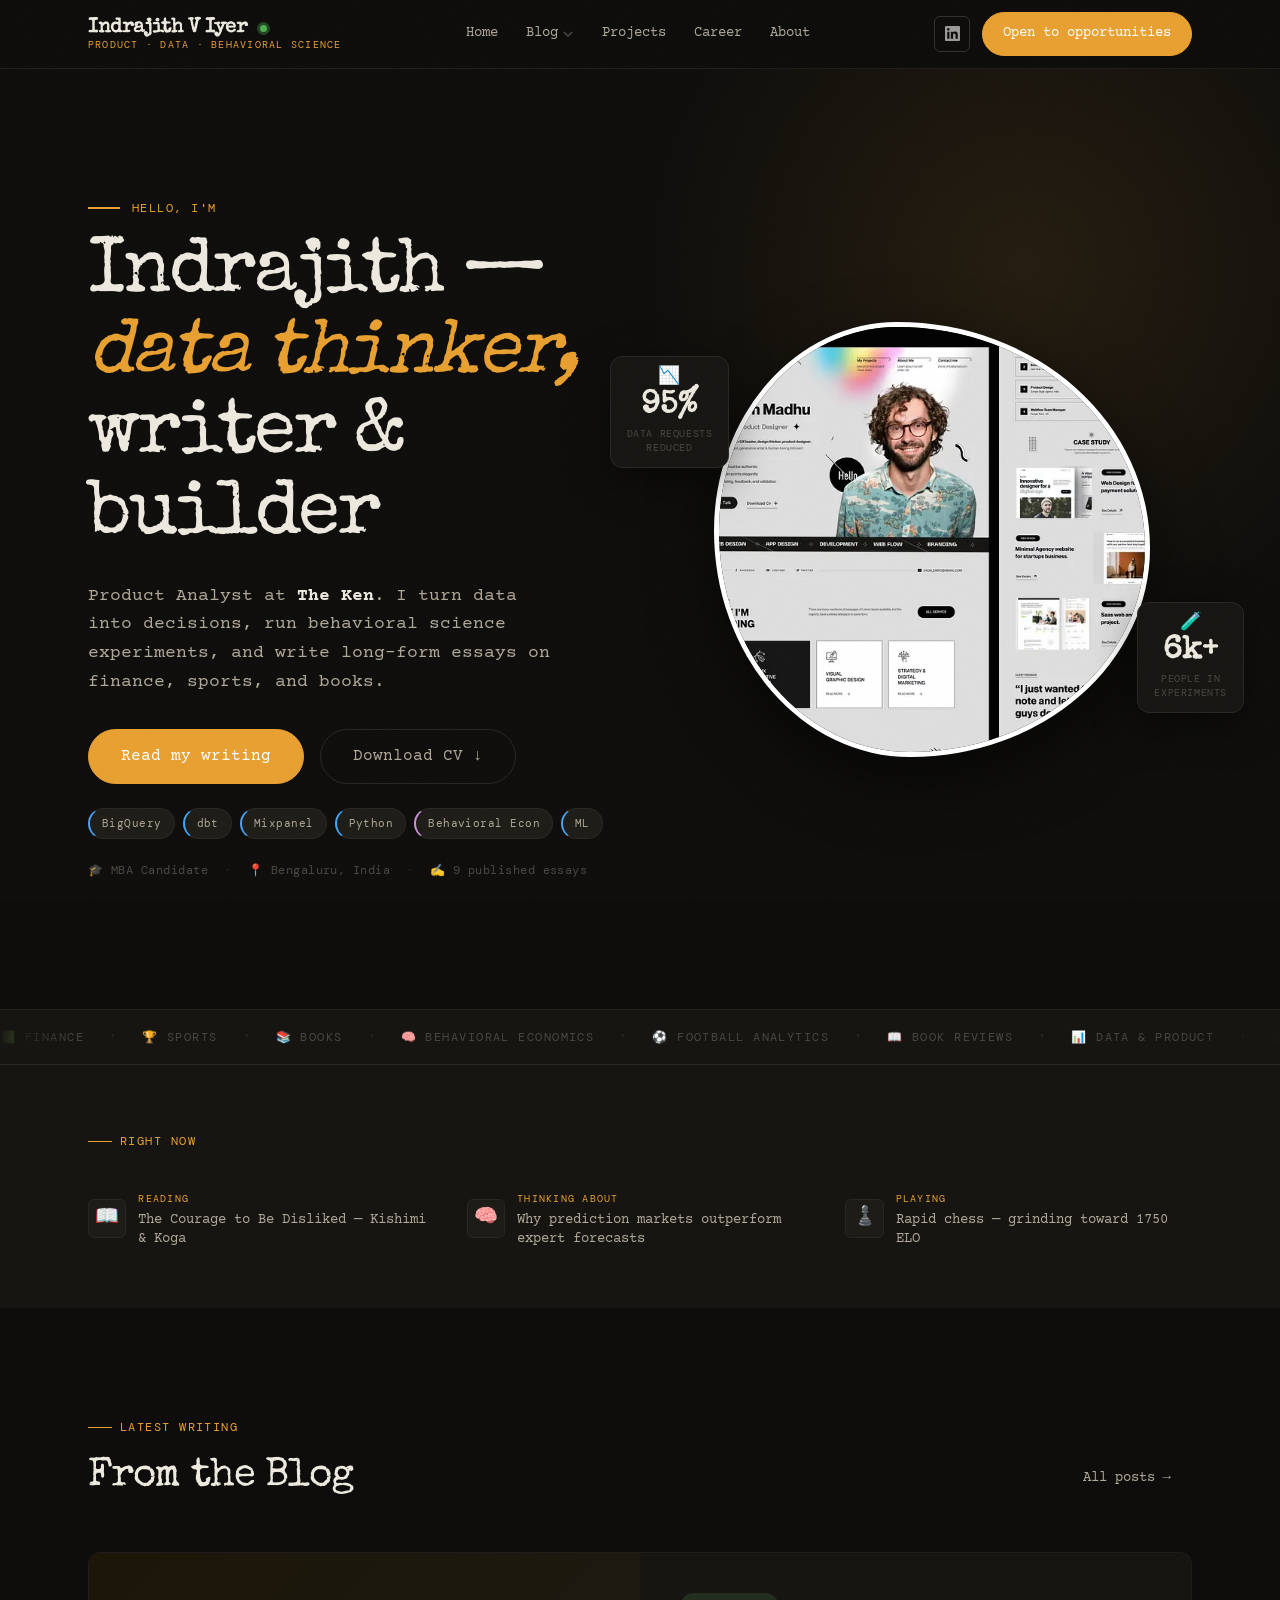
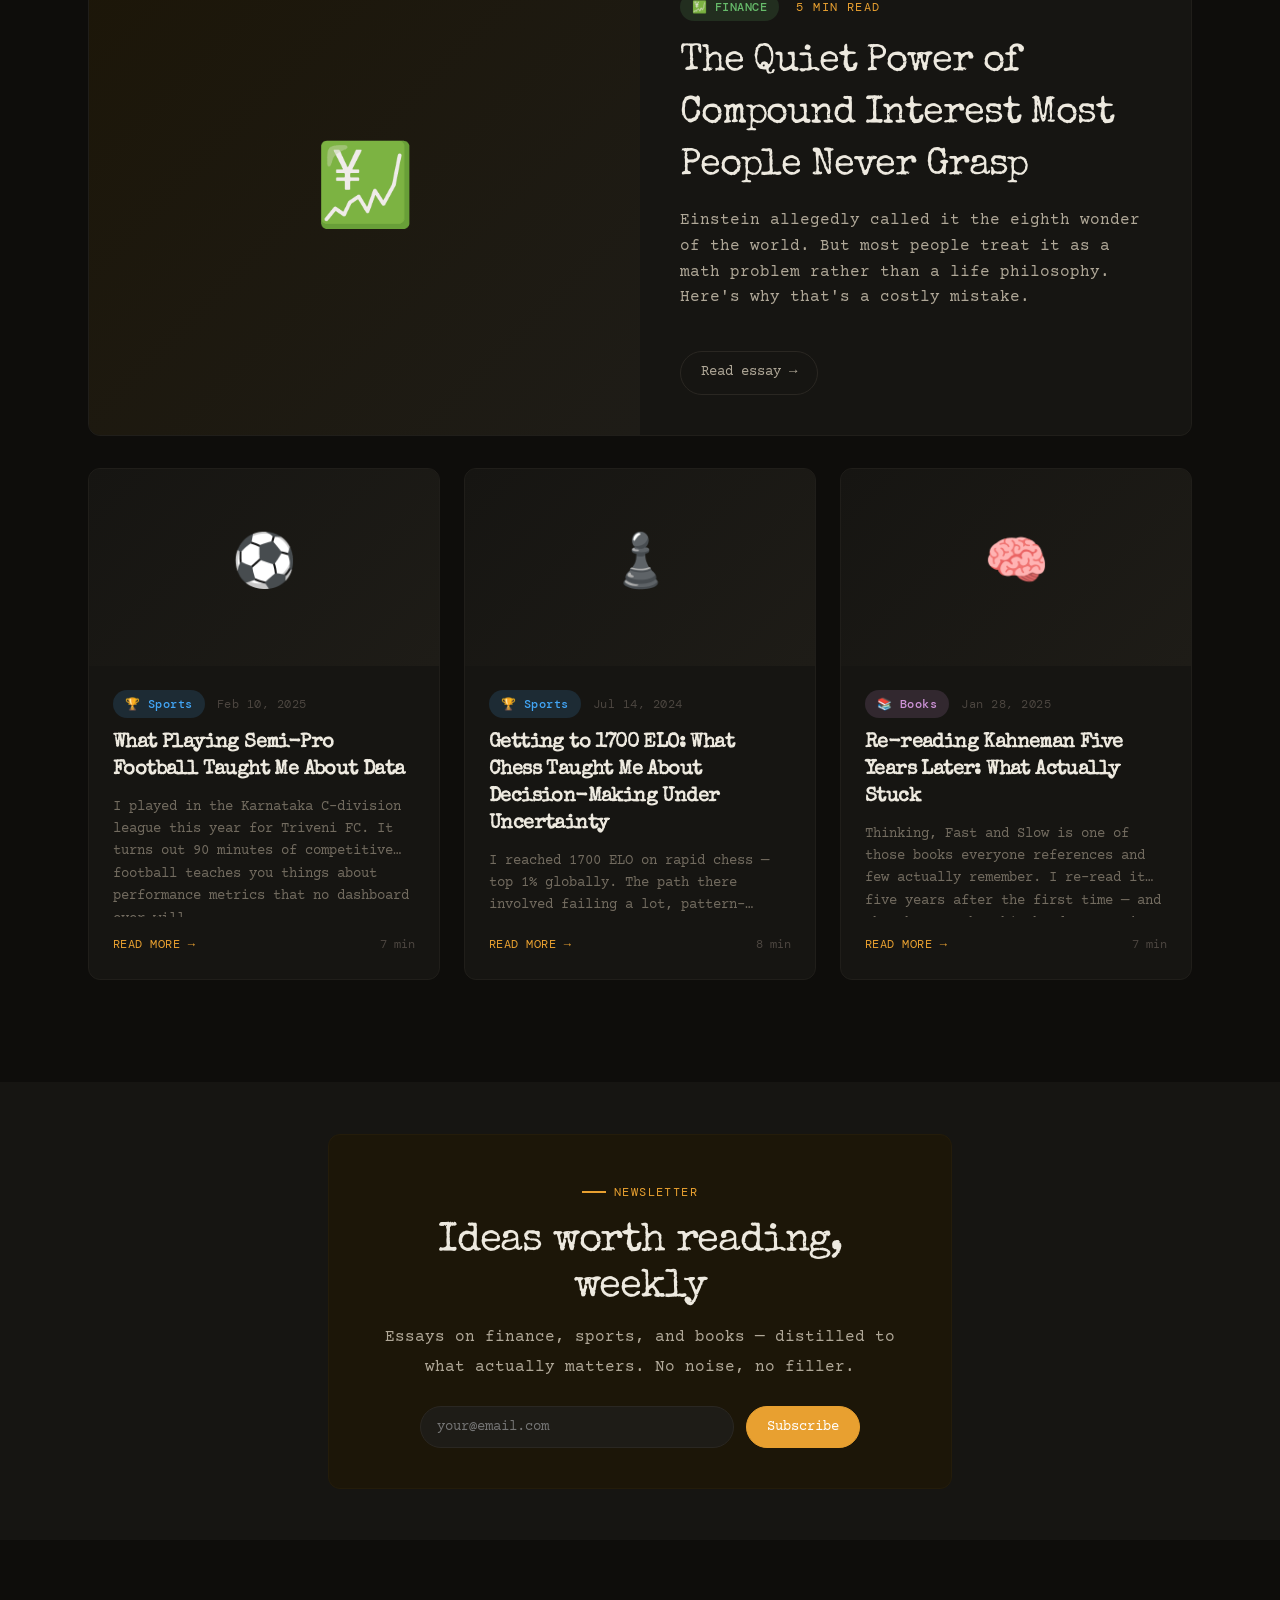
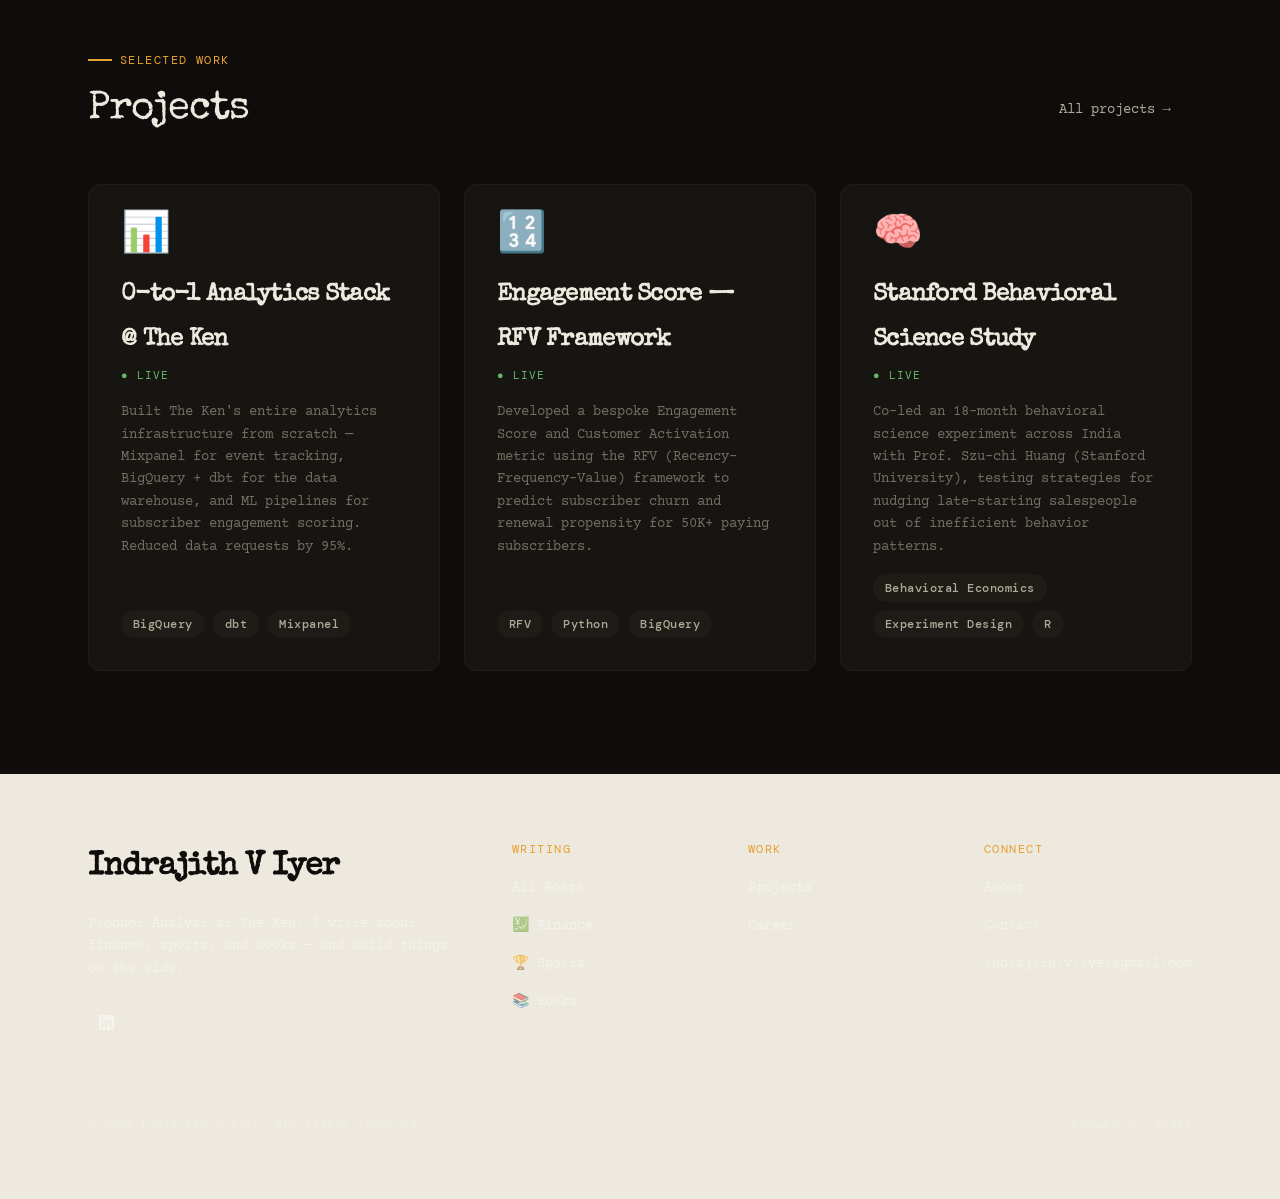
<file: index.html>
<!DOCTYPE html>
<html lang="en">
<head>
  <meta charset="UTF-8">
  <meta name="viewport" content="width=device-width, initial-scale=1.0">
  <meta name="description" content="Indrajith V Iyer — Product Analyst, data thinker, writer on finance, sports, and books.">
  <title>Indrajith V Iyer — Product · Data · Writing</title>
  <link rel="icon" href="data:image/svg+xml,<svg xmlns='http://www.w3.org/2000/svg' viewBox='0 0 100 100'><text y='.9em' font-size='90'>⚡</text></svg>">
  <link rel="stylesheet" href="css/tokens.css">
  <link rel="stylesheet" href="css/base.css">
  <link rel="stylesheet" href="css/nav.css">
  <link rel="stylesheet" href="css/components.css">
  <link rel="stylesheet" href="css/pages.css">
</head>
<body>

  <header class="site-header" id="site-header"></header>
  <nav class="mobile-nav" id="mobile-nav" aria-label="Mobile navigation"></nav>

  <!-- ── HERO ──────────────────────────────── -->
  <section class="hero" id="hero-section">
    <div class="container">
      <div class="hero__inner">

        <!-- LEFT: copy -->
        <div class="hero__copy">
          <div class="hero__eyebrow">Hello, I'm</div>
          <h1 class="hero__title">Indrajith —<br><em>data thinker,</em><br>writer & builder</h1>
          <p class="hero__subtitle">
            Product Analyst at <strong>The Ken</strong>. I turn data into decisions,
            run behavioral science experiments, and write long-form essays on
            finance, sports, and books.
          </p>
          <div class="hero__actions">
            <a href="pages/blog/index.html" class="btn btn--primary btn--lg">Read my writing</a>
            <a href="assets/Indrajith_Resume.pdf" download class="btn btn--secondary btn--lg">Download CV ↓</a>
          </div>

          <!-- Mini skill ticker -->
          <div class="hero__skills">
            <span class="skill-chip skill-chip--data">BigQuery</span>
            <span class="skill-chip skill-chip--data">dbt</span>
            <span class="skill-chip skill-chip--data">Mixpanel</span>
            <span class="skill-chip skill-chip--data">Python</span>
            <span class="skill-chip skill-chip--science">Behavioral Econ</span>
            <span class="skill-chip skill-chip--data">ML</span>
          </div>

          <!-- At-a-glance strip -->
          <div class="hero__glance">
            <span class="glance-item">🎓 MBA Candidate</span>
            <span class="glance-sep">·</span>
            <span class="glance-item">📍 Bengaluru, India</span>
            <span class="glance-sep">·</span>
            <span class="glance-item">✍️ 9 published essays</span>
          </div>
        </div>

        <!-- RIGHT: photo + stat cards -->
        <div class="hero__visual">
          <div class="hero__photo-blob" data-tip="⚽ C-div footballer · ♟️ 1700 ELO chess · 🚴 100km cyclist">
            <img src="assets/indra.webp" alt="Indrajith V Iyer" class="hero__photo">
          </div>
          <div class="hero__floats">
            <div class="hero__float hero__float--tl">
              <div style="font-size:1.1rem;line-height:1;margin-bottom:4px">📉</div>
              <div class="float-num">95%</div>
              <div class="float-lbl">Data requests<br>reduced</div>
            </div>
            <div class="hero__float hero__float--br">
              <div style="font-size:1.1rem;line-height:1;margin-bottom:4px">🧪</div>
              <div class="float-num">6k+</div>
              <div class="float-lbl">People in<br>experiments</div>
            </div>
          </div>
        </div>

      </div>
    </div>
  </section>

  <!-- ── TICKER ─────────────────────────────── -->
  <div class="topics-ticker" id="topics-ticker"></div>

  <!-- ── CURRENTLY ────────────────────────── -->
  <section class="section section--sm section--alt">
    <div class="container" id="currently-section"></div>
  </section>

  <!-- ── FEATURED POSTS ─────────────────────── -->
  <section class="section">
    <div class="container" id="featured-posts"></div>
  </section>

  <!-- ── NEWSLETTER ─────────────────────────── -->
  <section class="section section--sm section--alt">
    <div class="container container--prose">
      <div class="newsletter-block reveal">
        <div class="section-label" style="justify-content:center">Newsletter</div>
        <h2 class="newsletter-block__title">Ideas worth reading, weekly</h2>
        <p class="newsletter-block__desc">Essays on finance, sports, and books — distilled to what actually matters. No noise, no filler.</p>
        <form class="newsletter-form" onsubmit="handleNewsletter(event)">
          <input type="email" placeholder="your@email.com" required aria-label="Email address">
          <button type="submit" class="btn btn--primary">Subscribe</button>
        </form>
      </div>
    </div>
  </section>

  <!-- ── FEATURED PROJECTS ──────────────────── -->
  <section class="section">
    <div class="container" id="featured-projects"></div>
  </section>

  <!-- ── FOOTER ─────────────────────────────── -->
  <footer class="site-footer" id="site-footer"></footer>

  <script type="module" src="js/home.js"></script>
  <script>
    function handleNewsletter(e) {
      e.preventDefault();
      const btn = e.target.querySelector('button');
      const input = e.target.querySelector('input');
      btn.textContent = 'Subscribed! ✓';
      btn.disabled = true;
      input.disabled = true;
    }
  </script>
</body>
</html>
</file>
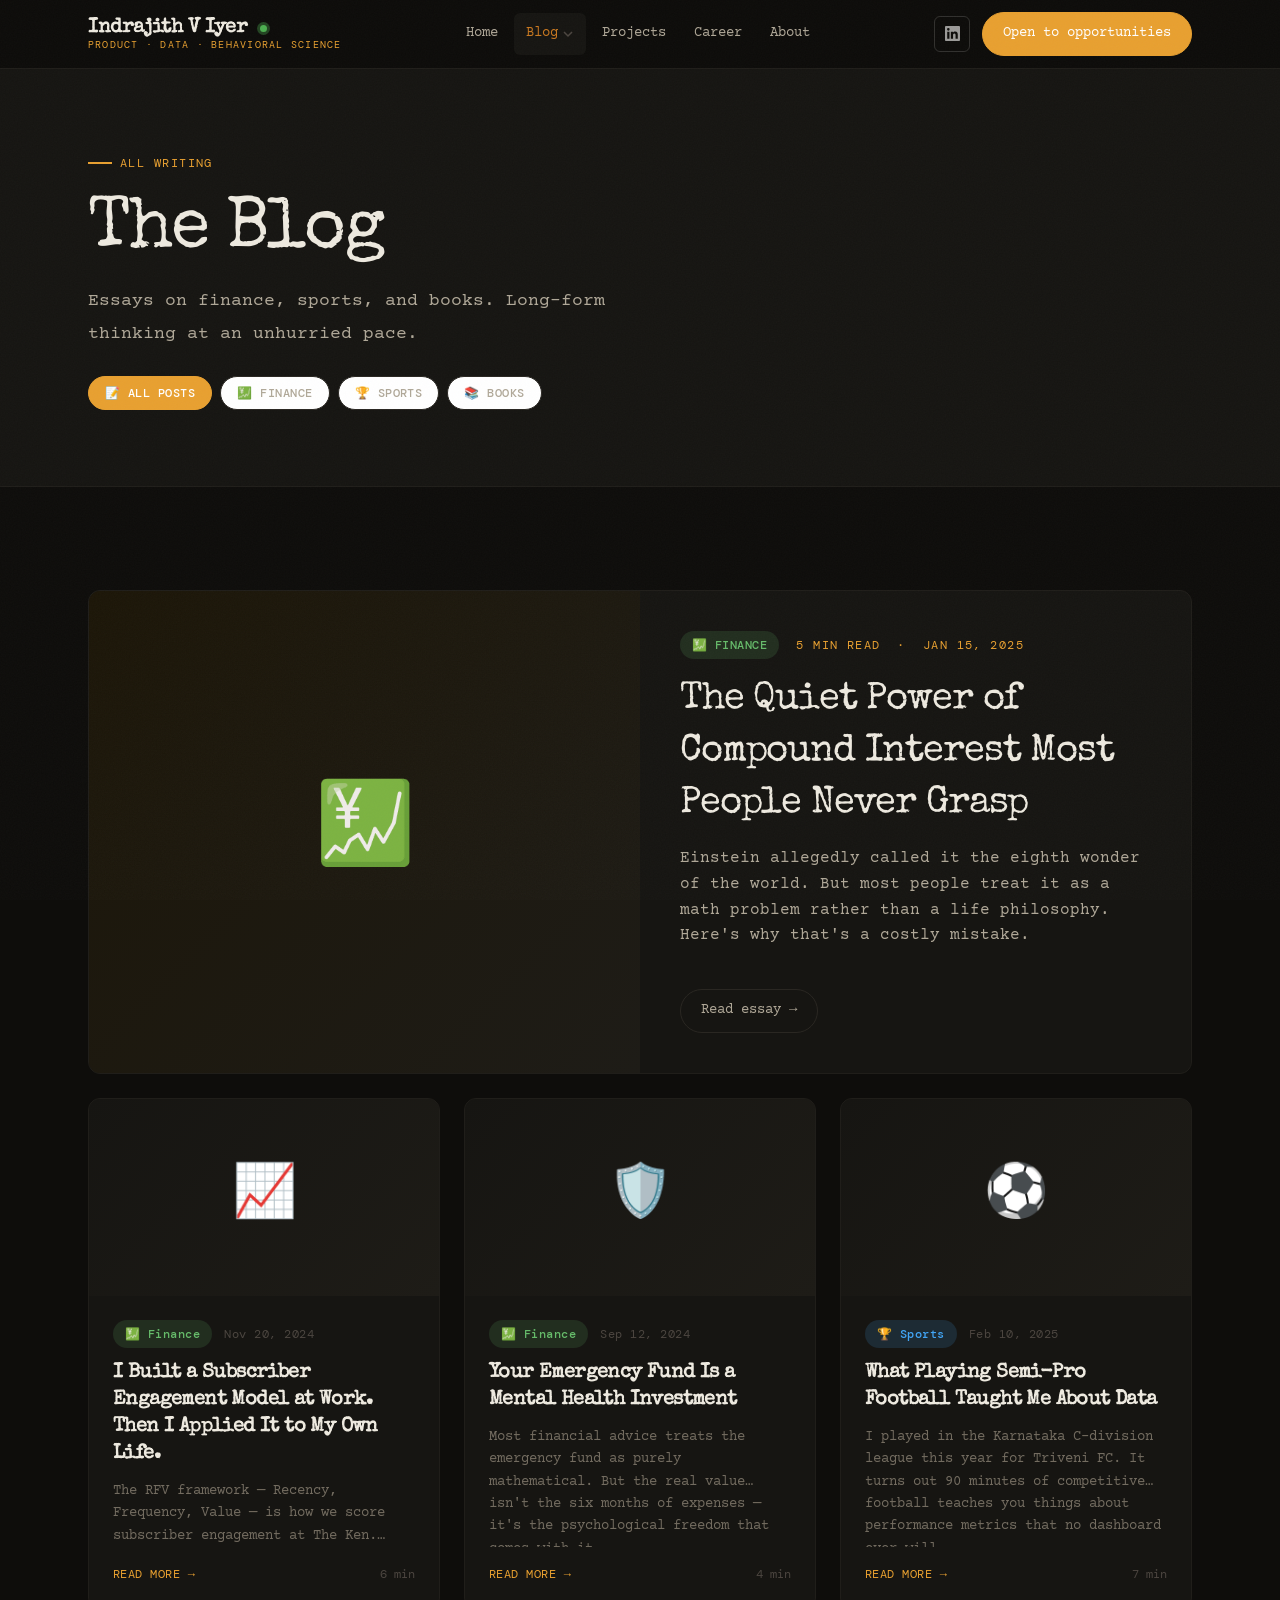
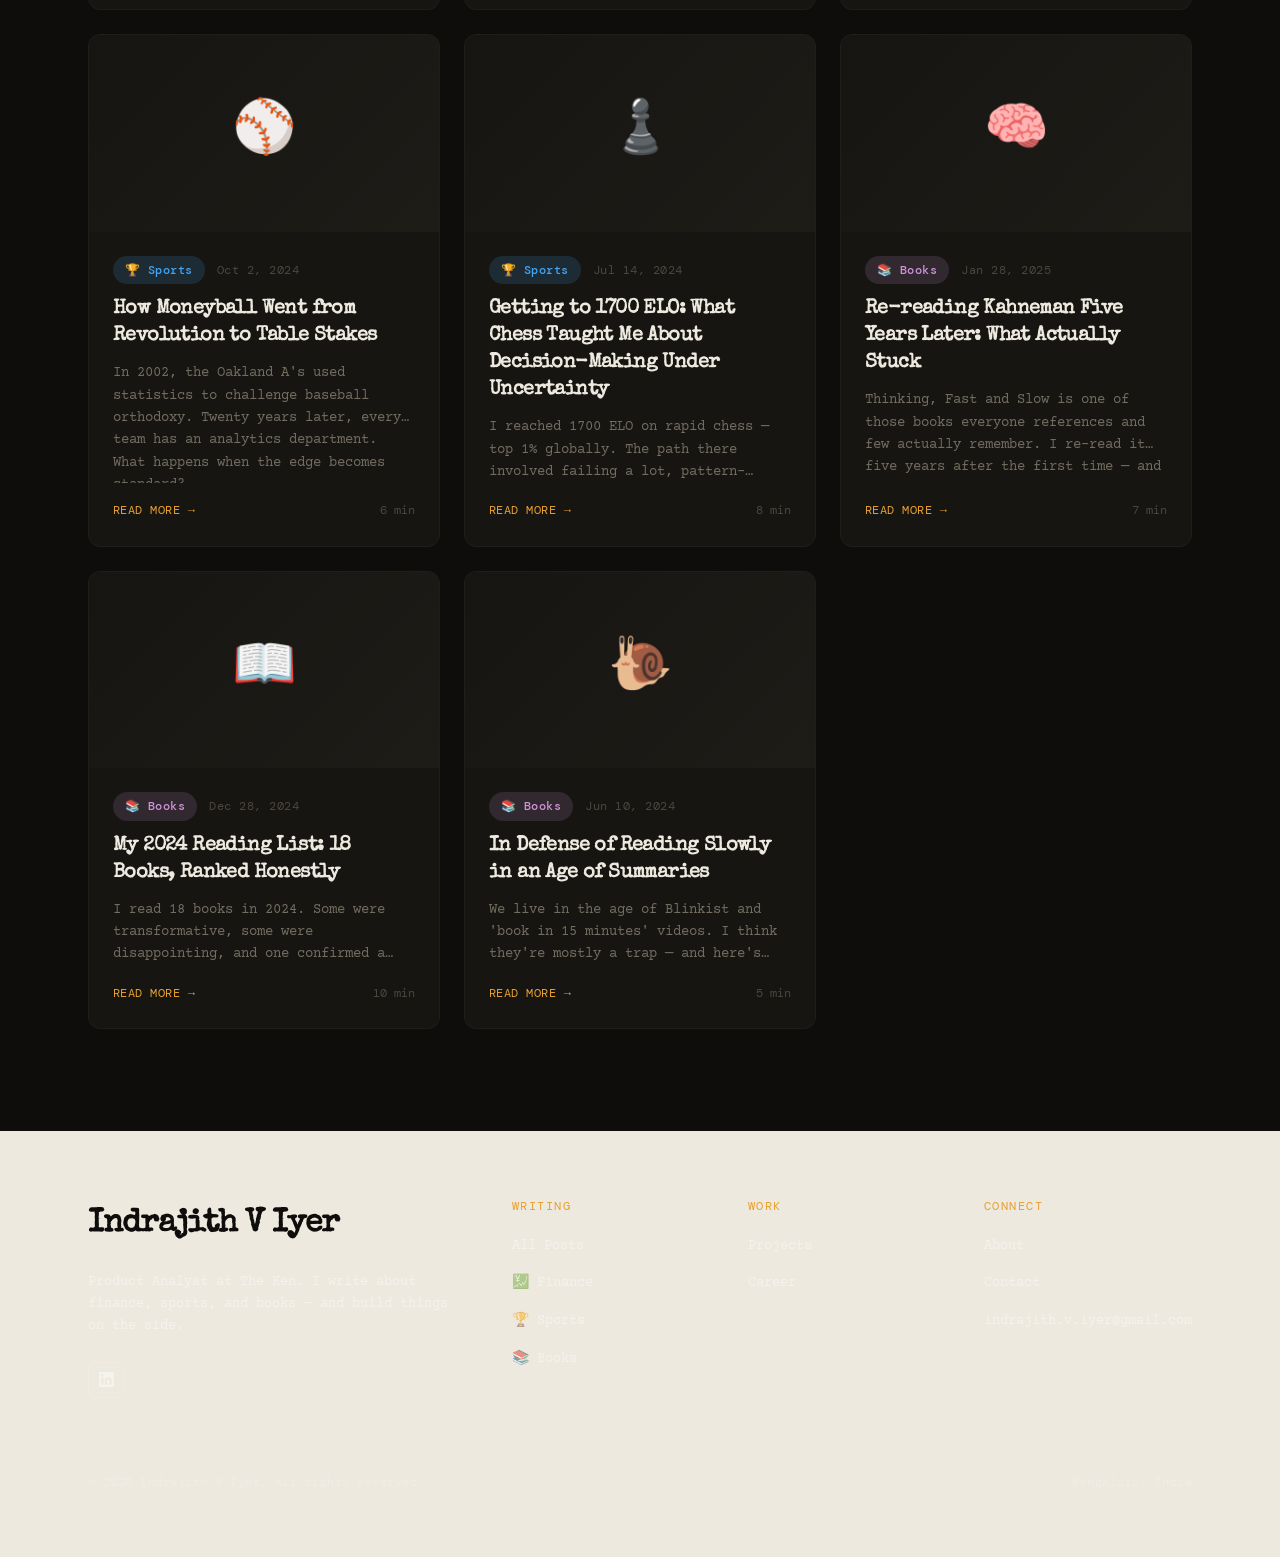
<file: pages/blog/index.html>
<!DOCTYPE html>
<html lang="en">
<head>
  <meta charset="UTF-8">
  <meta name="viewport" content="width=device-width, initial-scale=1.0">
  <meta name="description" content="Blog — Essays on finance, sports, and books by Indrajith V Iyer.">
  <title>Blog — Indrajith V Iyer</title>
  <link rel="icon" href="data:image/svg+xml,<svg xmlns='http://www.w3.org/2000/svg' viewBox='0 0 100 100'><text y='.9em' font-size='90'>✍️</text></svg>">
  <link rel="stylesheet" href="../../css/tokens.css">
  <link rel="stylesheet" href="../../css/base.css">
  <link rel="stylesheet" href="../../css/nav.css">
  <link rel="stylesheet" href="../../css/components.css">
  <link rel="stylesheet" href="../../css/pages.css">
</head>
<body>

  <header class="site-header" id="site-header"></header>
  <nav class="mobile-nav" id="mobile-nav"></nav>

  <div class="blog-header">
    <div class="container" id="blog-header-content"></div>
  </div>

  <section class="section">
    <div class="container">
      <div class="grid grid--3" id="posts-grid"></div>
    </div>
  </section>

  <footer class="site-footer" id="site-footer"></footer>

  <script type="module" src="../../js/blog.js"></script>
</body>
</html>
</file>
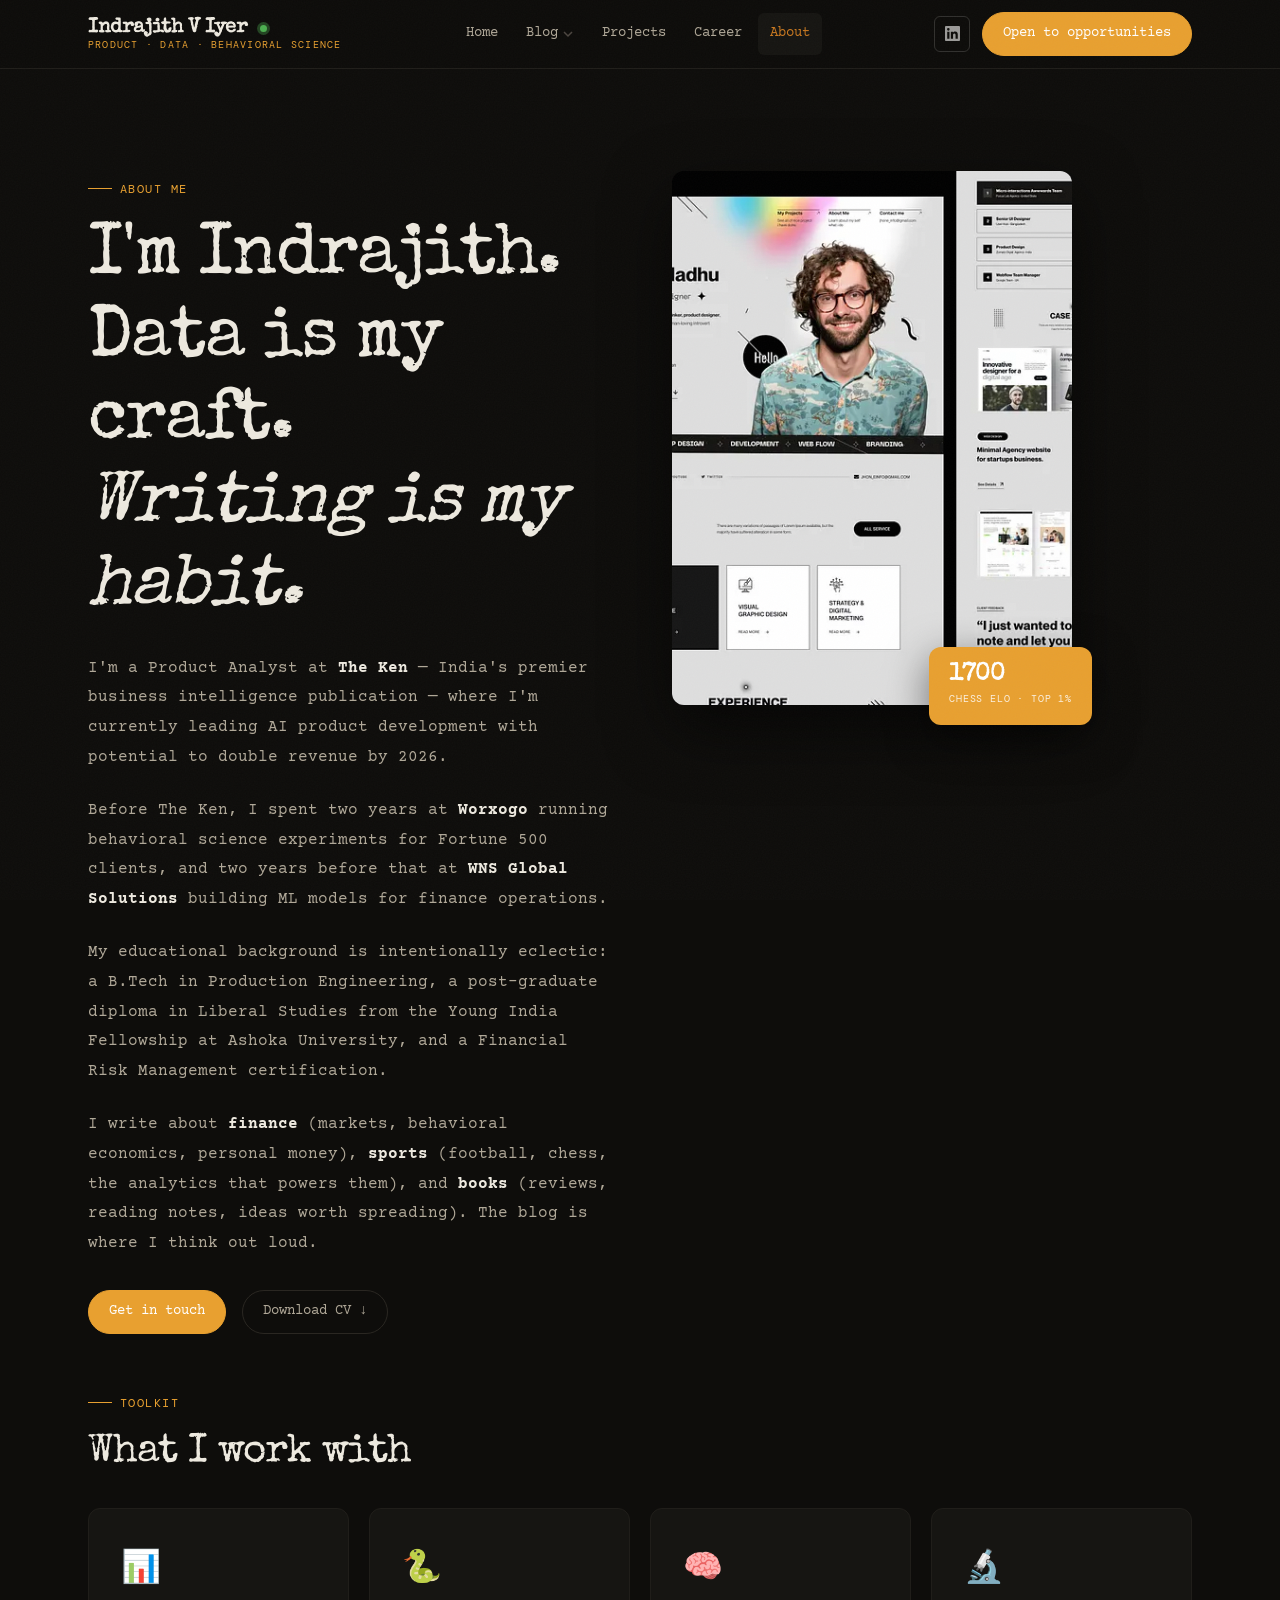
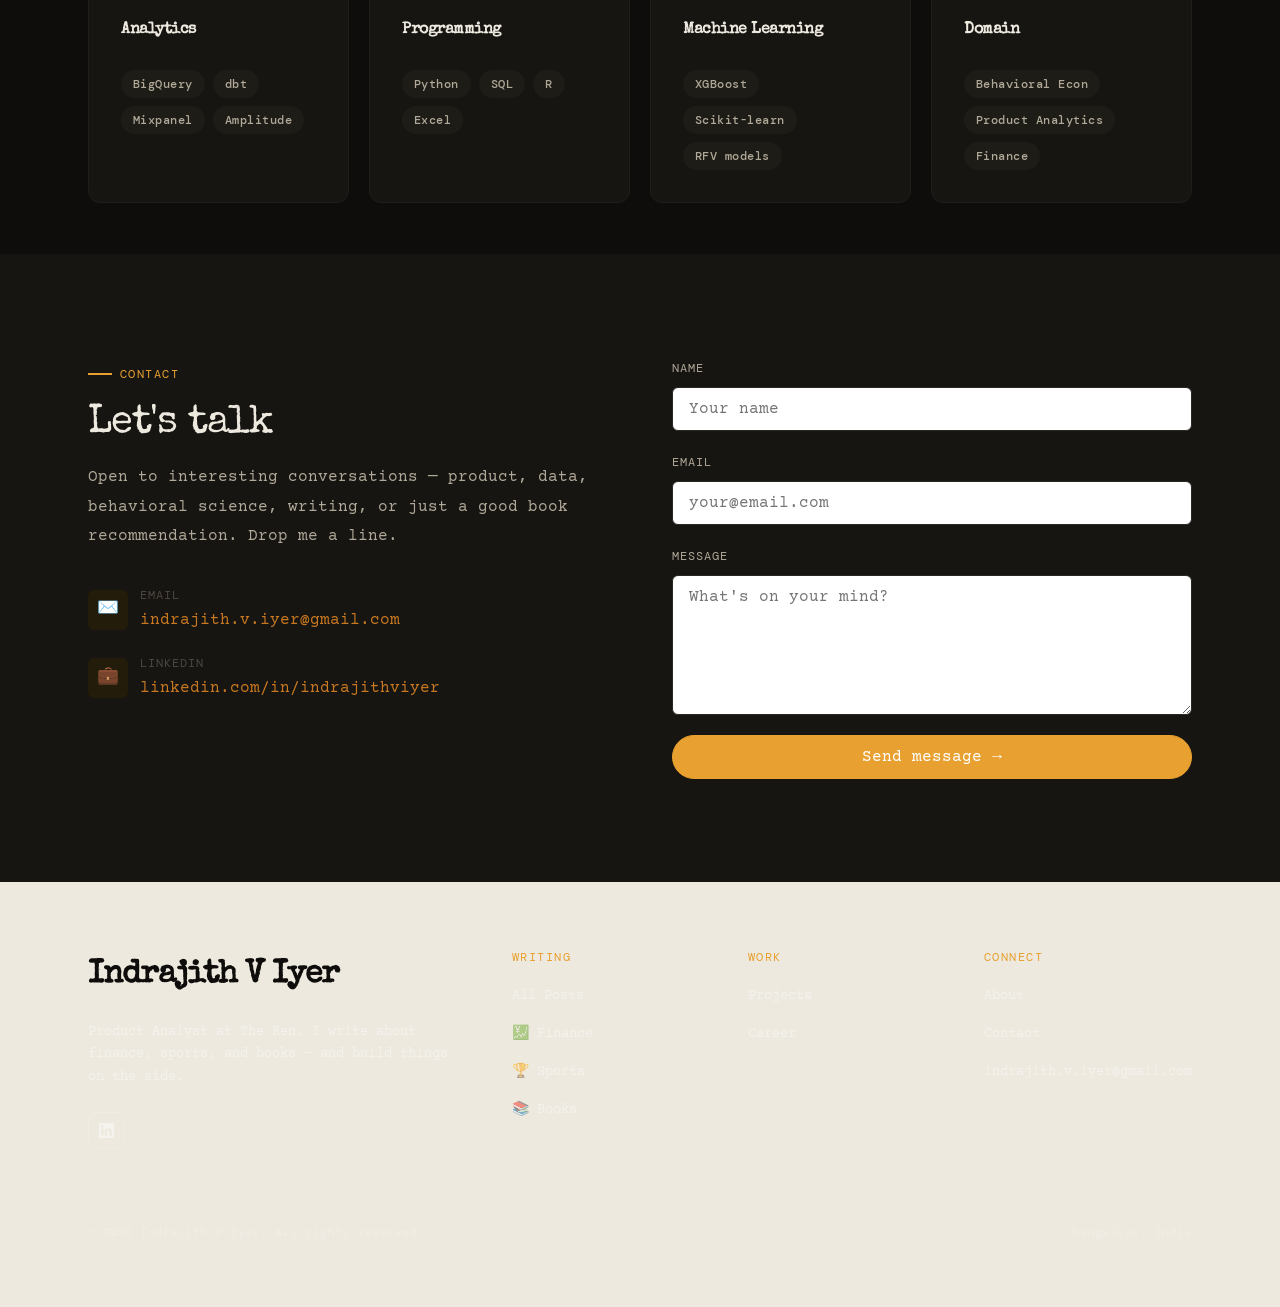
<file: pages/about.html>
<!DOCTYPE html>
<html lang="en">
<head>
  <meta charset="UTF-8"><meta name="viewport" content="width=device-width, initial-scale=1.0">
  <title>About — Indrajith V Iyer</title>
  <link rel="icon" href="data:image/svg+xml,<svg xmlns='http://www.w3.org/2000/svg' viewBox='0 0 100 100'><text y='.9em' font-size='90'>⚡</text></svg>">
  <link rel="stylesheet" href="../css/tokens.css">
  <link rel="stylesheet" href="../css/base.css">
  <link rel="stylesheet" href="../css/nav.css">
  <link rel="stylesheet" href="../css/components.css">
  <link rel="stylesheet" href="../css/pages.css">
</head>
<body>
  <header class="site-header" id="site-header"></header>
  <nav class="mobile-nav" id="mobile-nav"></nav>

  <!-- About Hero -->
  <section class="section" style="padding-bottom:0">
    <div class="container">
      <div class="about-intro">
        <div>
          <div class="section-label">About me</div>
          <h1 style="margin-bottom:var(--space-6)">I'm Indrajith.<br>Data is my craft.<br><em>Writing is my habit.</em></h1>
          <div class="prose" style="font-size:var(--text-base)">
            <p>I'm a Product Analyst at <strong>The Ken</strong> — India's premier business intelligence publication — where I'm currently leading AI product development with potential to double revenue by 2026.</p>
            <p>Before The Ken, I spent two years at <strong>Worxogo</strong> running behavioral science experiments for Fortune 500 clients, and two years before that at <strong>WNS Global Solutions</strong> building ML models for finance operations.</p>
            <p>My educational background is intentionally eclectic: a B.Tech in Production Engineering, a post-graduate diploma in Liberal Studies from the Young India Fellowship at Ashoka University, and a Financial Risk Management certification.</p>
            <p>I write about <strong>finance</strong> (markets, behavioral economics, personal money), <strong>sports</strong> (football, chess, the analytics that powers them), and <strong>books</strong> (reviews, reading notes, ideas worth spreading). The blog is where I think out loud.</p>
          </div>
          <div style="margin-top:var(--space-8);display:flex;gap:var(--space-4);flex-wrap:wrap">
            <a href="#contact" class="btn btn--primary">Get in touch</a>
            <a href="../assets/Indrajith_Resume.pdf" download class="btn btn--secondary">Download CV ↓</a>
          </div>
        </div>

        <div>
          <div style="position:relative;display:inline-block">
            <img src="../assets/indra.webp" alt="Indrajith V Iyer"
                 style="width:100%;max-width:400px;border-radius:var(--radius-lg);box-shadow:var(--shadow-xl);object-fit:cover;object-position:top;aspect-ratio:3/4;display:block">
            <!-- Floating badge -->
            <div style="position:absolute;bottom:-20px;right:-20px;background:var(--color-accent);color:white;border-radius:var(--radius-lg);padding:var(--space-4) var(--space-5);box-shadow:var(--shadow-lg);min-width:140px">
              <div style="font-family:var(--font-display);font-size:var(--text-xl);font-weight:900;line-height:1">1700</div>
              <div style="font-family:var(--font-mono);font-size:0.65rem;text-transform:uppercase;letter-spacing:0.08em;margin-top:2px;opacity:0.85">Chess ELO · Top 1%</div>
            </div>
          </div>
        </div>
      </div>
    </div>
  </section>

  <!-- Skills / Stack -->
  <section class="section section--sm">
    <div class="container">
      <div class="section-label">Toolkit</div>
      <h2 style="margin-bottom:var(--space-8)">What I work with</h2>
      <div class="grid grid--4" style="gap:var(--space-5)">
        <div class="project-card">
          <div style="font-size:2rem">📊</div>
          <div class="project-card__title" style="font-size:var(--text-base)">Analytics</div>
          <div style="display:flex;flex-wrap:wrap;gap:var(--space-2);margin-top:var(--space-2)">
            <span class="badge badge--neutral">BigQuery</span>
            <span class="badge badge--neutral">dbt</span>
            <span class="badge badge--neutral">Mixpanel</span>
            <span class="badge badge--neutral">Amplitude</span>
          </div>
        </div>
        <div class="project-card">
          <div style="font-size:2rem">🐍</div>
          <div class="project-card__title" style="font-size:var(--text-base)">Programming</div>
          <div style="display:flex;flex-wrap:wrap;gap:var(--space-2);margin-top:var(--space-2)">
            <span class="badge badge--neutral">Python</span>
            <span class="badge badge--neutral">SQL</span>
            <span class="badge badge--neutral">R</span>
            <span class="badge badge--neutral">Excel</span>
          </div>
        </div>
        <div class="project-card">
          <div style="font-size:2rem">🧠</div>
          <div class="project-card__title" style="font-size:var(--text-base)">Machine Learning</div>
          <div style="display:flex;flex-wrap:wrap;gap:var(--space-2);margin-top:var(--space-2)">
            <span class="badge badge--neutral">XGBoost</span>
            <span class="badge badge--neutral">Scikit-learn</span>
            <span class="badge badge--neutral">RFV models</span>
          </div>
        </div>
        <div class="project-card">
          <div style="font-size:2rem">🔬</div>
          <div class="project-card__title" style="font-size:var(--text-base)">Domain</div>
          <div style="display:flex;flex-wrap:wrap;gap:var(--space-2);margin-top:var(--space-2)">
            <span class="badge badge--neutral">Behavioral Econ</span>
            <span class="badge badge--neutral">Product Analytics</span>
            <span class="badge badge--neutral">Finance</span>
          </div>
        </div>
      </div>
    </div>
  </section>

  <!-- Contact -->
  <section class="section section--alt" id="contact">
    <div class="container">
      <div class="contact-grid">
        <div>
          <div class="section-label">Contact</div>
          <h2 style="margin-bottom:var(--space-4)">Let's talk</h2>
          <p style="color:var(--color-ink-2);margin-bottom:var(--space-8)">
            Open to interesting conversations — product, data, behavioral science, writing, or just a good book recommendation. Drop me a line.
          </p>
          <div style="display:flex;flex-direction:column;gap:var(--space-4)">
            <a href="mailto:indrajith.v.iyer@gmail.com" style="display:flex;align-items:center;gap:var(--space-3);text-decoration:none;color:inherit">
              <div style="width:40px;height:40px;border-radius:var(--radius-md);background:var(--color-accent-bg-2);display:flex;align-items:center;justify-content:center;font-size:1.1rem;flex-shrink:0">✉️</div>
              <div>
                <div style="font-family:var(--font-mono);font-size:var(--text-xs);text-transform:uppercase;letter-spacing:0.08em;color:var(--color-ink-muted)">Email</div>
                <div style="color:var(--color-accent-dark);font-weight:500">indrajith.v.iyer@gmail.com</div>
              </div>
            </a>
            <a href="https://www.linkedin.com/in/indrajithviyer/" target="_blank" rel="noopener" style="display:flex;align-items:center;gap:var(--space-3);text-decoration:none;color:inherit">
              <div style="width:40px;height:40px;border-radius:var(--radius-md);background:var(--color-accent-bg-2);display:flex;align-items:center;justify-content:center;font-size:1.1rem;flex-shrink:0">💼</div>
              <div>
                <div style="font-family:var(--font-mono);font-size:var(--text-xs);text-transform:uppercase;letter-spacing:0.08em;color:var(--color-ink-muted)">LinkedIn</div>
                <div style="color:var(--color-accent-dark);font-weight:500">linkedin.com/in/indrajithviyer</div>
              </div>
            </a>
          </div>
        </div>

        <div>
          <form class="contact-form" onsubmit="handleContact(event)">
            <div class="form-field">
              <label class="form-label" for="name">Name</label>
              <input class="form-input" type="text" id="name" name="name" placeholder="Your name" required>
            </div>
            <div class="form-field">
              <label class="form-label" for="email">Email</label>
              <input class="form-input" type="email" id="email" name="email" placeholder="your@email.com" required>
            </div>
            <div class="form-field">
              <label class="form-label" for="message">Message</label>
              <textarea class="form-input" id="message" name="message" placeholder="What's on your mind?" required></textarea>
            </div>
            <button type="submit" class="btn btn--primary btn--lg" id="contact-submit">Send message →</button>
            <p id="contact-success" style="display:none;color:var(--color-finance);font-family:var(--font-mono);font-size:var(--text-sm)">✓ Message sent! I'll reply soon.</p>
          </form>
        </div>
      </div>
    </div>
  </section>

  <footer class="site-footer" id="site-footer"></footer>

  <script type="module" src="../js/nav.js"></script>
  <script type="module">
    import { initNav } from '../js/nav.js';
    import { initReveal } from '../js/utils.js';
    document.addEventListener('DOMContentLoaded', async () => {
      await initNav();
      initReveal();
    });
  </script>
  <script>
    function handleContact(e) {
      e.preventDefault();
      const btn = document.getElementById('contact-submit');
      const success = document.getElementById('contact-success');
      btn.style.display = 'none';
      success.style.display = 'block';
    }
  </script>
</body>
</html>
</file>
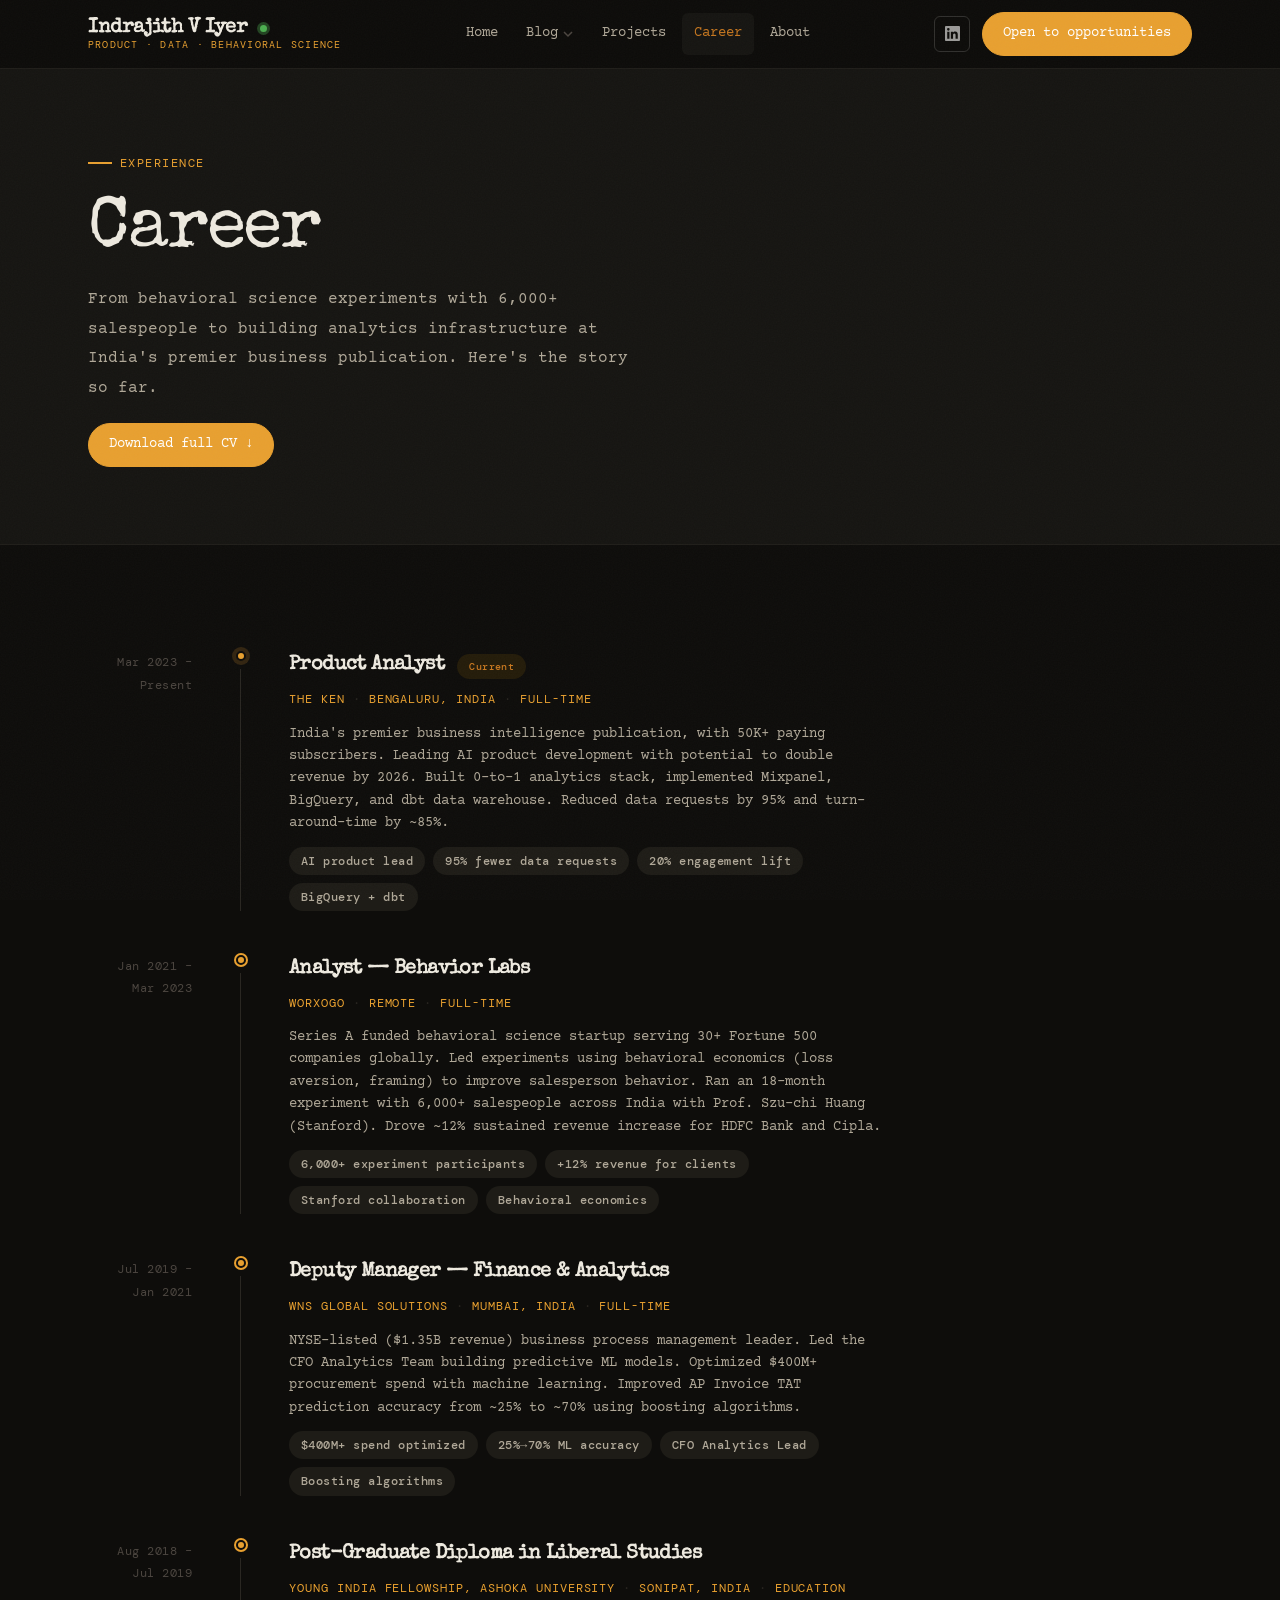
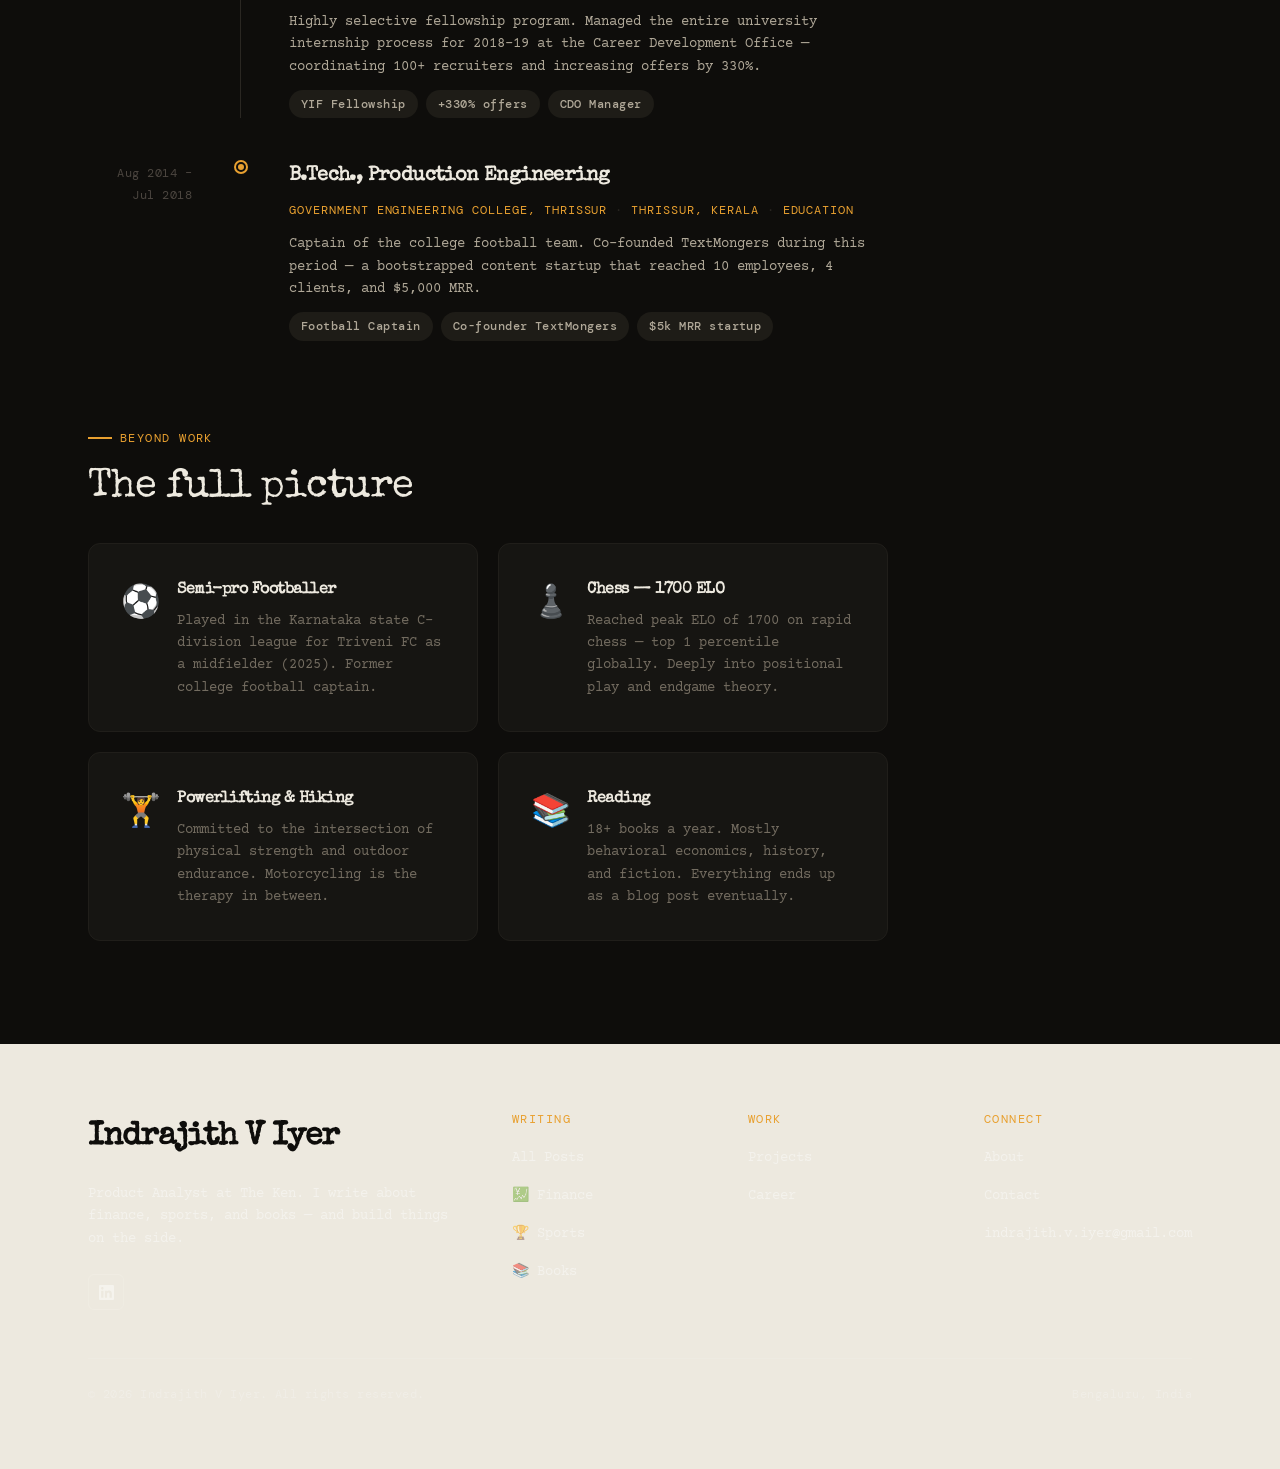
<file: pages/career.html>
<!DOCTYPE html>
<html lang="en">
<head>
  <meta charset="UTF-8"><meta name="viewport" content="width=device-width, initial-scale=1.0">
  <title>Career — Indrajith V Iyer</title>
  <link rel="icon" href="data:image/svg+xml,<svg xmlns='http://www.w3.org/2000/svg' viewBox='0 0 100 100'><text y='.9em' font-size='90'>⚡</text></svg>">
  <link rel="stylesheet" href="../css/tokens.css">
  <link rel="stylesheet" href="../css/base.css">
  <link rel="stylesheet" href="../css/nav.css">
  <link rel="stylesheet" href="../css/components.css">
  <link rel="stylesheet" href="../css/pages.css">
</head>
<body>
  <header class="site-header" id="site-header"></header>
  <nav class="mobile-nav" id="mobile-nav"></nav>

  <div class="blog-header">
    <div class="container">
      <div class="section-label">Experience</div>
      <h1>Career</h1>
      <p style="color:var(--color-ink-2);max-width:560px;margin-top:var(--space-3)">
        From behavioral science experiments with 6,000+ salespeople to building analytics infrastructure at India's premier business publication. Here's the story so far.
      </p>
      <div style="margin-top:var(--space-5)">
        <a href="../assets/Indrajith_Resume.pdf" download class="btn btn--primary">Download full CV ↓</a>
      </div>
    </div>
  </div>

  <section class="section">
    <div class="container">
      <div style="max-width:800px">
        <div class="timeline" id="timeline"></div>
      </div>

      <!-- Extras / Fun Facts -->
      <div style="margin-top:var(--space-20);max-width:800px">
        <div class="section-label">Beyond Work</div>
        <h2 style="margin-bottom:var(--space-8)">The full picture</h2>
        <div class="grid grid--2" style="gap:var(--space-5)">
          <div class="project-card" style="flex-direction:row;align-items:flex-start;gap:var(--space-4)">
            <div style="font-size:2rem;flex-shrink:0">⚽</div>
            <div>
              <div class="project-card__title" style="font-size:var(--text-base);margin-bottom:var(--space-1)">Semi-pro Footballer</div>
              <p class="project-card__desc">Played in the Karnataka state C-division league for Triveni FC as a midfielder (2025). Former college football captain.</p>
            </div>
          </div>
          <div class="project-card" style="flex-direction:row;align-items:flex-start;gap:var(--space-4)">
            <div style="font-size:2rem;flex-shrink:0">♟️</div>
            <div>
              <div class="project-card__title" style="font-size:var(--text-base);margin-bottom:var(--space-1)">Chess — 1700 ELO</div>
              <p class="project-card__desc">Reached peak ELO of 1700 on rapid chess — top 1 percentile globally. Deeply into positional play and endgame theory.</p>
            </div>
          </div>
          <div class="project-card" style="flex-direction:row;align-items:flex-start;gap:var(--space-4)">
            <div style="font-size:2rem;flex-shrink:0">🏋️</div>
            <div>
              <div class="project-card__title" style="font-size:var(--text-base);margin-bottom:var(--space-1)">Powerlifting & Hiking</div>
              <p class="project-card__desc">Committed to the intersection of physical strength and outdoor endurance. Motorcycling is the therapy in between.</p>
            </div>
          </div>
          <div class="project-card" style="flex-direction:row;align-items:flex-start;gap:var(--space-4)">
            <div style="font-size:2rem;flex-shrink:0">📚</div>
            <div>
              <div class="project-card__title" style="font-size:var(--text-base);margin-bottom:var(--space-1)">Reading</div>
              <p class="project-card__desc">18+ books a year. Mostly behavioral economics, history, and fiction. Everything ends up as a blog post eventually.</p>
            </div>
          </div>
        </div>
      </div>
    </div>
  </section>

  <footer class="site-footer" id="site-footer"></footer>
  <script type="module" src="../js/career.js"></script>
</body>
</html>
</file>
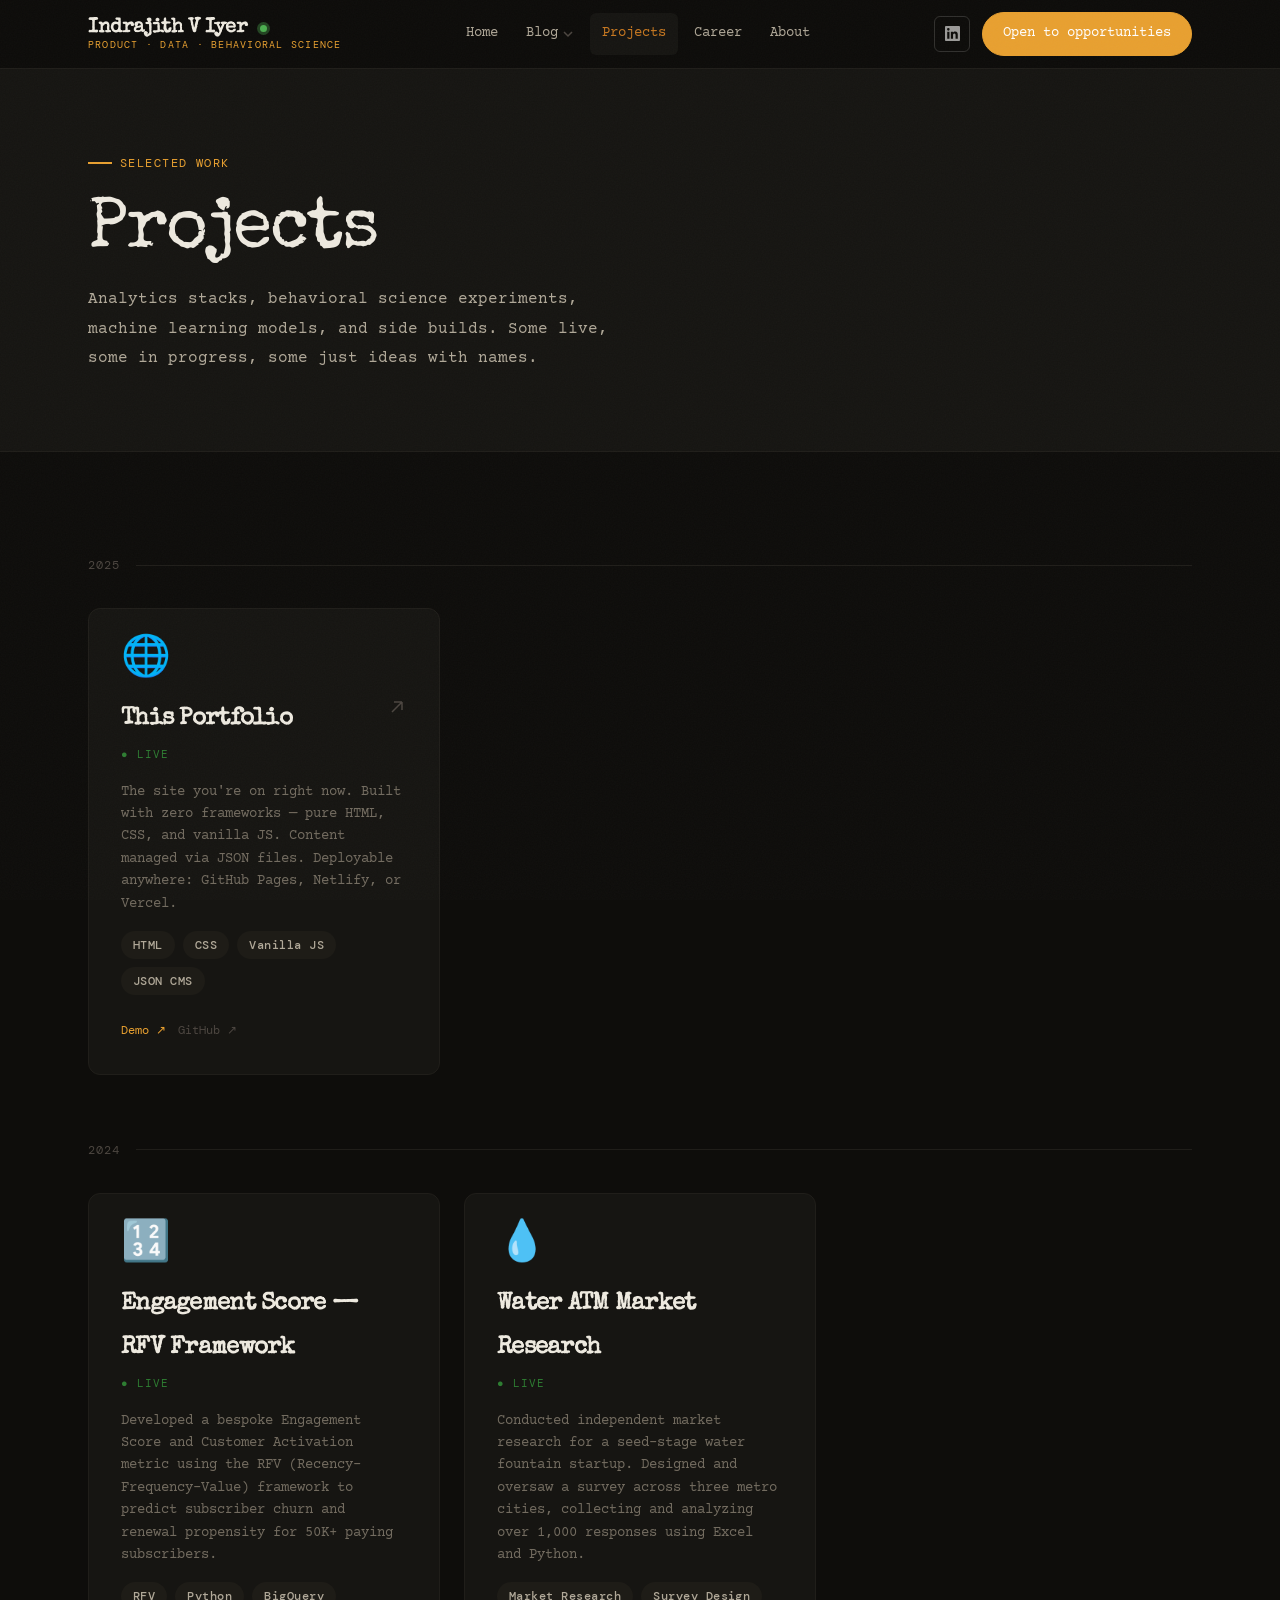
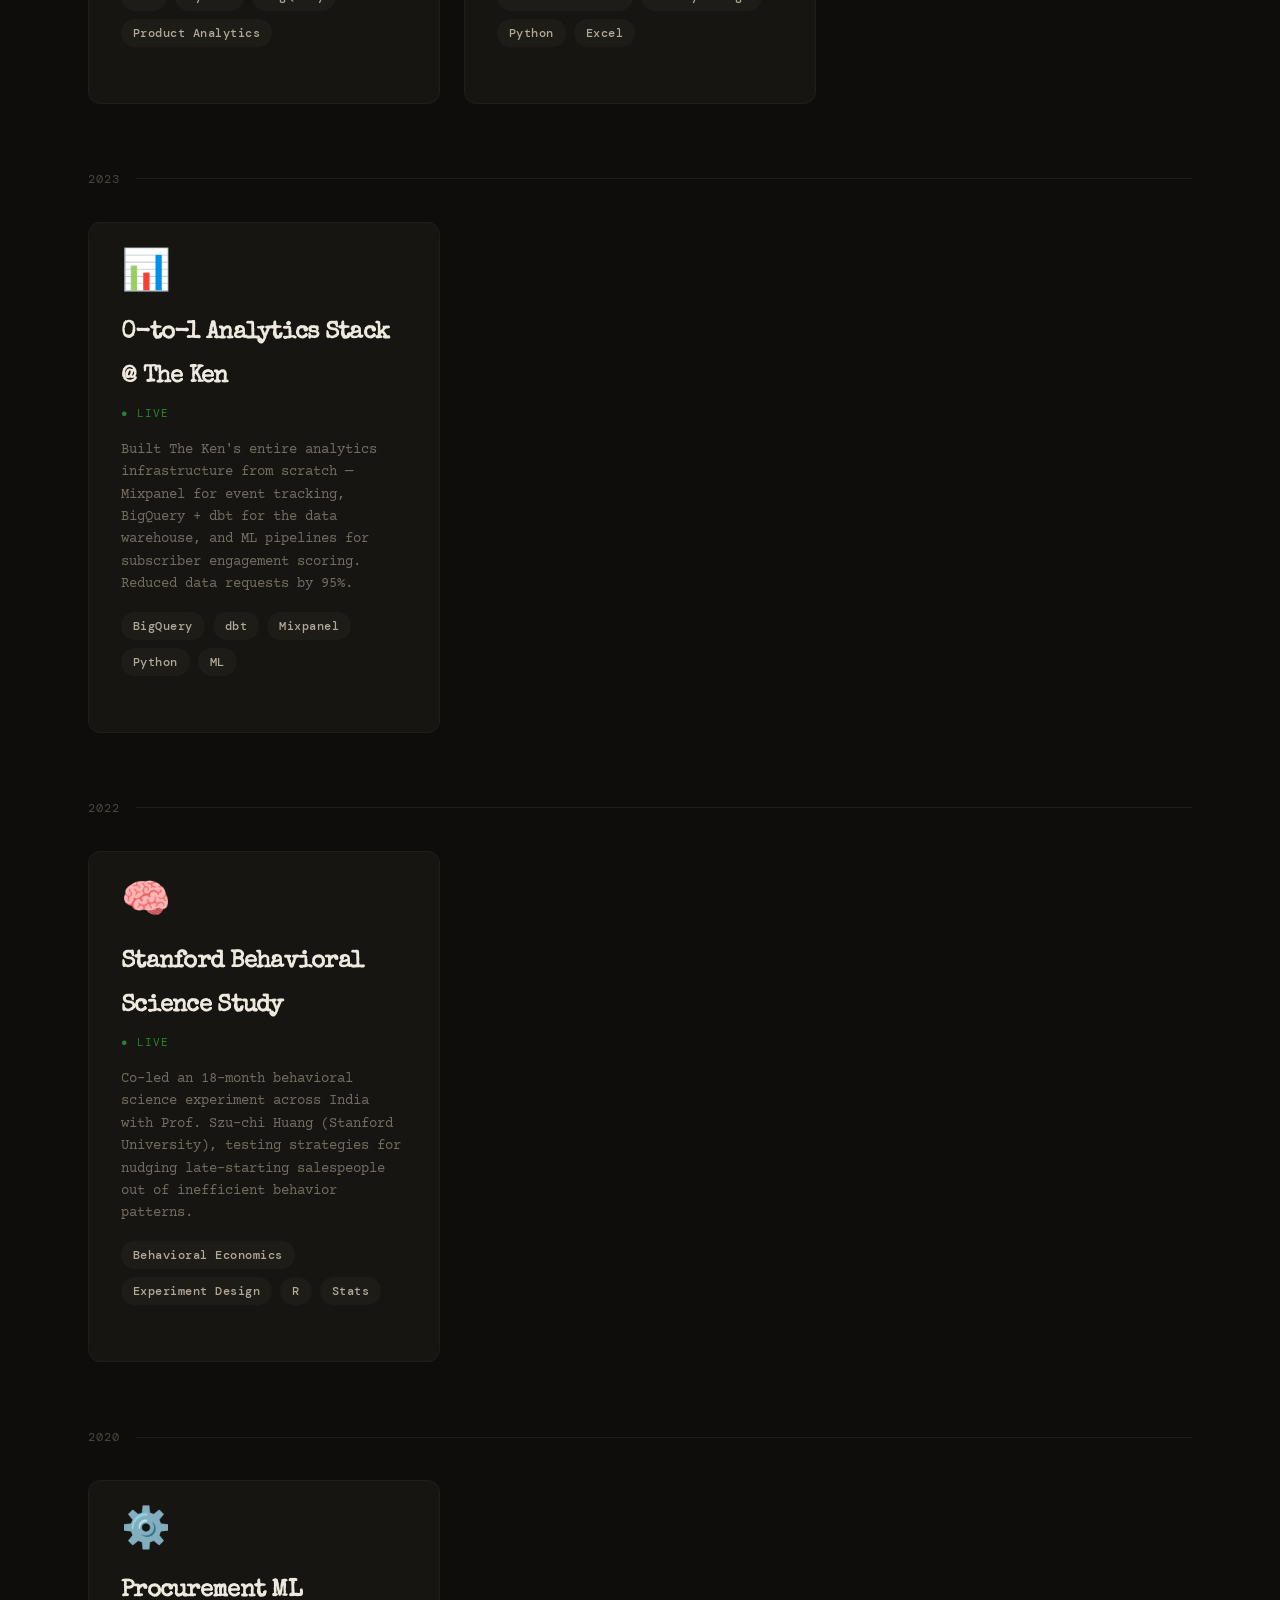
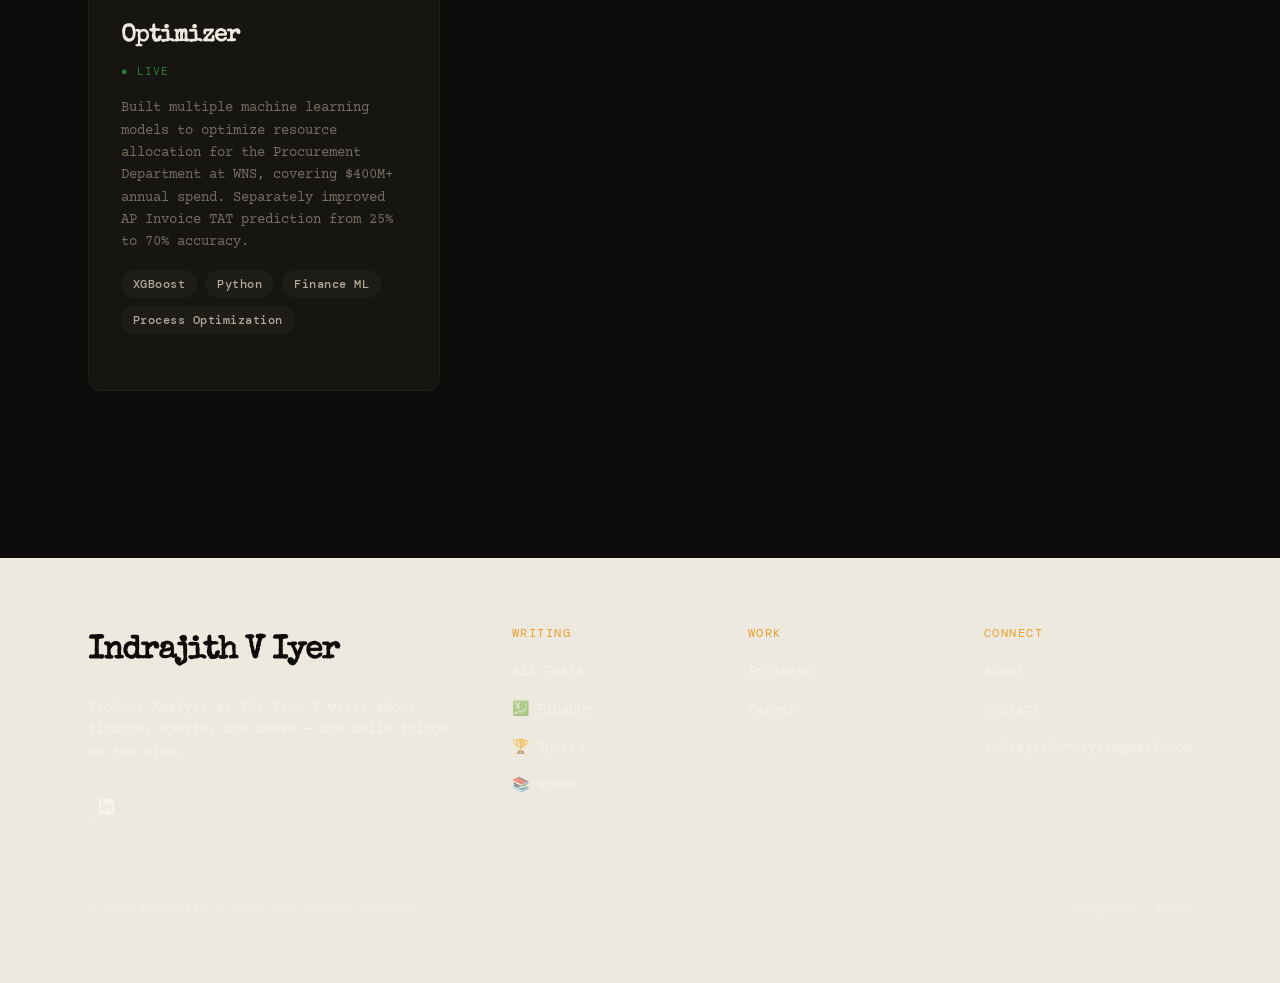
<file: pages/projects.html>
<!DOCTYPE html>
<html lang="en">
<head>
  <meta charset="UTF-8"><meta name="viewport" content="width=device-width, initial-scale=1.0">
  <title>Projects — Indrajith V Iyer</title>
  <link rel="icon" href="data:image/svg+xml,<svg xmlns='http://www.w3.org/2000/svg' viewBox='0 0 100 100'><text y='.9em' font-size='90'>⚡</text></svg>">
  <link rel="stylesheet" href="../css/tokens.css">
  <link rel="stylesheet" href="../css/base.css">
  <link rel="stylesheet" href="../css/nav.css">
  <link rel="stylesheet" href="../css/components.css">
  <link rel="stylesheet" href="../css/pages.css">
</head>
<body>
  <header class="site-header" id="site-header"></header>
  <nav class="mobile-nav" id="mobile-nav"></nav>

  <div class="blog-header">
    <div class="container">
      <div class="section-label">Selected Work</div>
      <h1>Projects</h1>
      <p style="color:var(--color-ink-2);max-width:560px;margin-top:var(--space-3)">Analytics stacks, behavioral science experiments, machine learning models, and side builds. Some live, some in progress, some just ideas with names.</p>
    </div>
  </div>

  <section class="section">
    <div class="container" id="projects-grid"></div>
  </section>

  <footer class="site-footer" id="site-footer"></footer>
  <script type="module" src="../js/projects.js"></script>
</body>
</html>
</file>
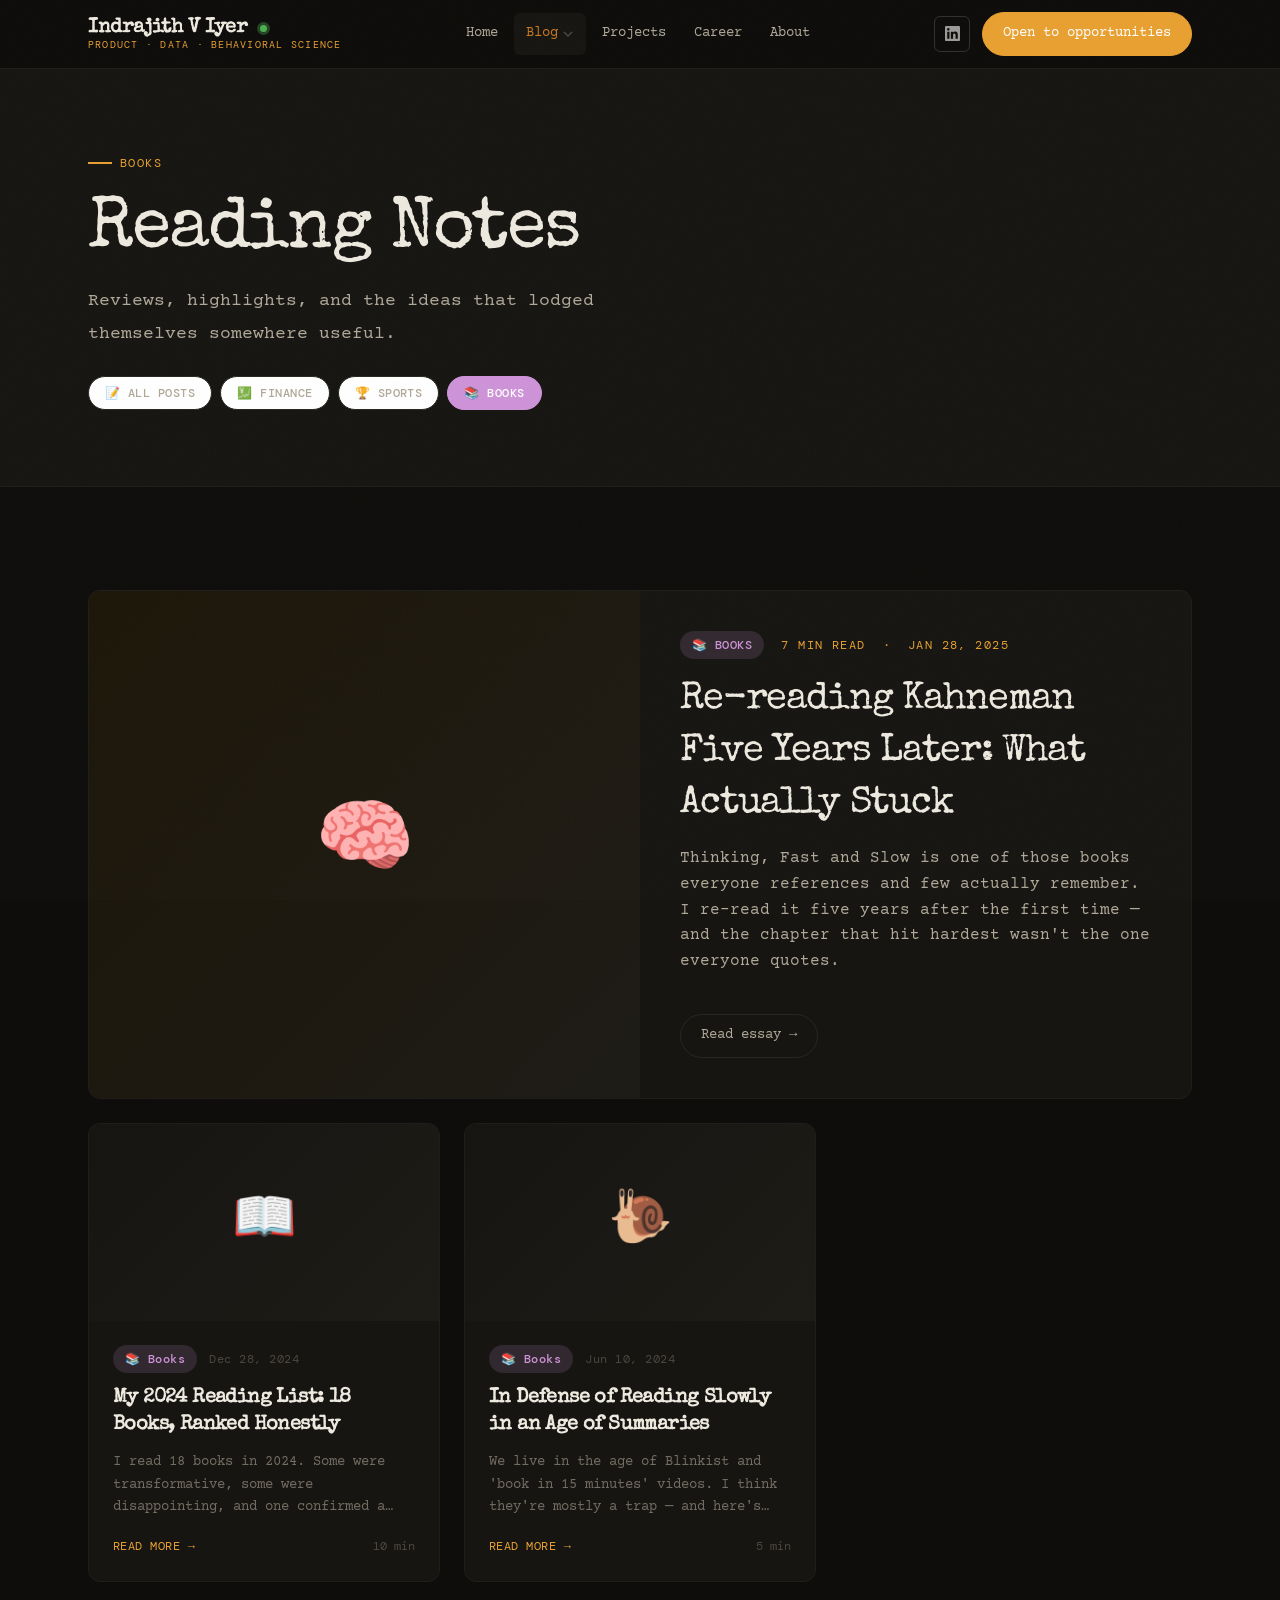
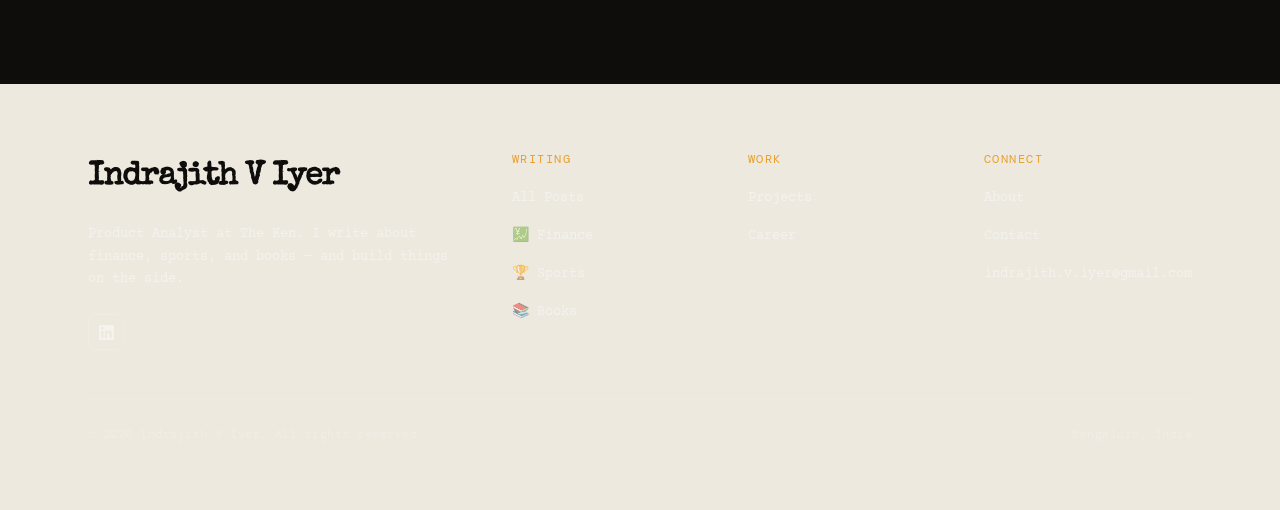
<file: pages/blog/books.html>
<!DOCTYPE html>
<html lang="en">
<head>
  <meta charset="UTF-8">
  <meta name="viewport" content="width=device-width, initial-scale=1.0">
  <title>books — Indrajith V Iyer</title>
  <link rel="icon" href="data:image/svg+xml,<svg xmlns='http://www.w3.org/2000/svg' viewBox='0 0 100 100'><text y='.9em' font-size='90'>✍️</text></svg>">
  <link rel="stylesheet" href="../../css/tokens.css">
  <link rel="stylesheet" href="../../css/base.css">
  <link rel="stylesheet" href="../../css/nav.css">
  <link rel="stylesheet" href="../../css/components.css">
  <link rel="stylesheet" href="../../css/pages.css">
</head>
<body data-category="books">
  <header class="site-header" id="site-header"></header>
  <nav class="mobile-nav" id="mobile-nav"></nav>
  <div class="blog-header">
    <div class="container" id="blog-header-content"></div>
  </div>
  <section class="section">
    <div class="container">
      <div class="grid grid--3" id="posts-grid"></div>
    </div>
  </section>
  <footer class="site-footer" id="site-footer"></footer>
  <script type="module" src="../../js/blog.js"></script>
</body>
</html>
</file>
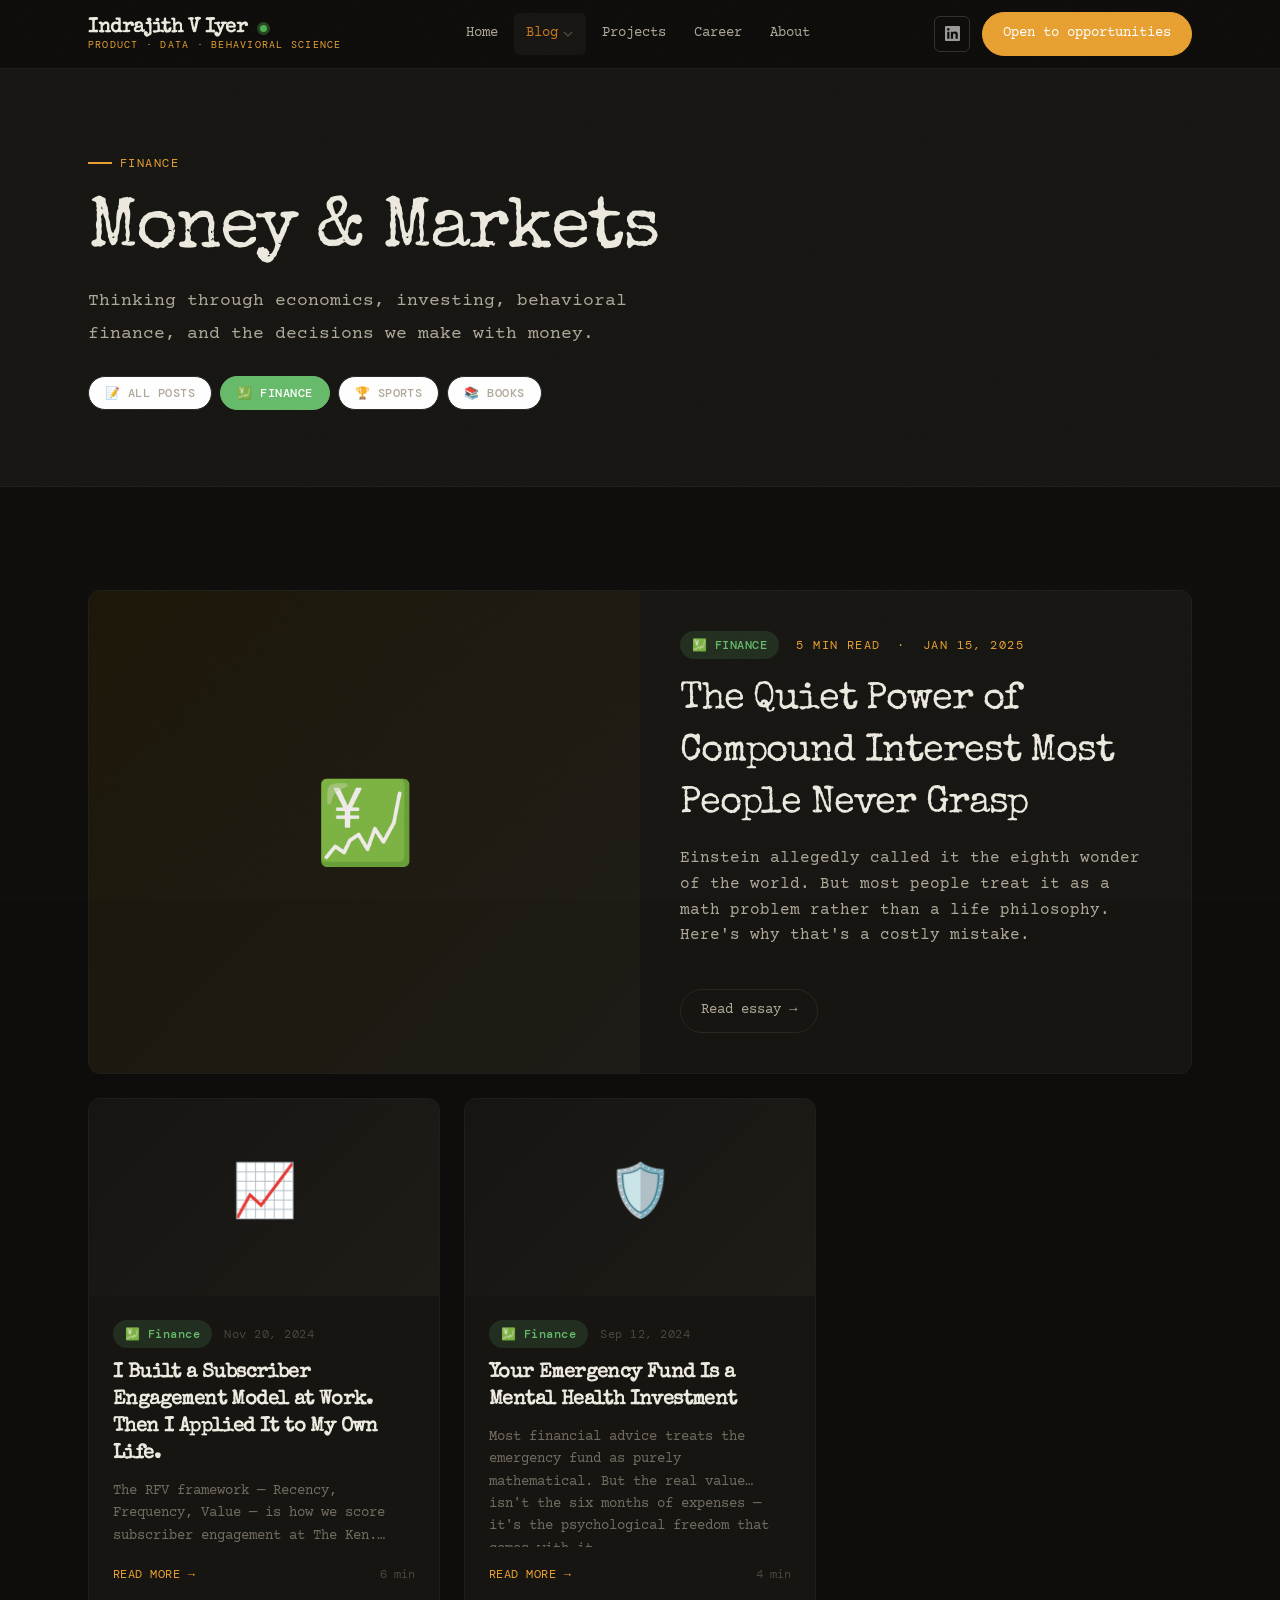
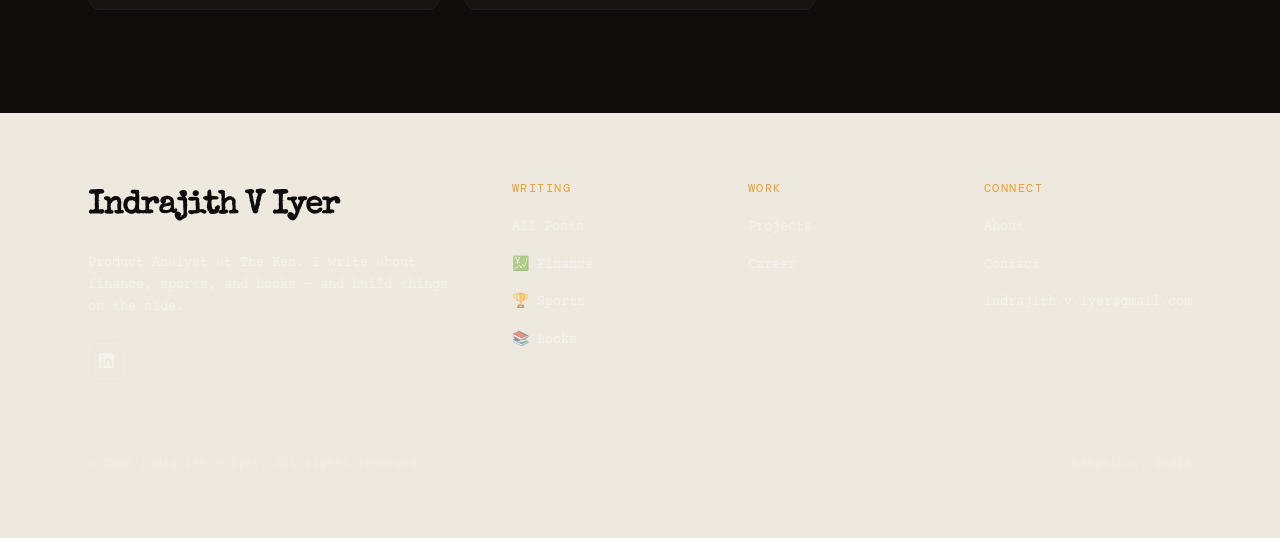
<file: pages/blog/finance.html>
<!DOCTYPE html>
<html lang="en">
<head>
  <meta charset="UTF-8">
  <meta name="viewport" content="width=device-width, initial-scale=1.0">
  <title>finance — Indrajith V Iyer</title>
  <link rel="icon" href="data:image/svg+xml,<svg xmlns='http://www.w3.org/2000/svg' viewBox='0 0 100 100'><text y='.9em' font-size='90'>✍️</text></svg>">
  <link rel="stylesheet" href="../../css/tokens.css">
  <link rel="stylesheet" href="../../css/base.css">
  <link rel="stylesheet" href="../../css/nav.css">
  <link rel="stylesheet" href="../../css/components.css">
  <link rel="stylesheet" href="../../css/pages.css">
</head>
<body data-category="finance">
  <header class="site-header" id="site-header"></header>
  <nav class="mobile-nav" id="mobile-nav"></nav>
  <div class="blog-header">
    <div class="container" id="blog-header-content"></div>
  </div>
  <section class="section">
    <div class="container">
      <div class="grid grid--3" id="posts-grid"></div>
    </div>
  </section>
  <footer class="site-footer" id="site-footer"></footer>
  <script type="module" src="../../js/blog.js"></script>
</body>
</html>
</file>
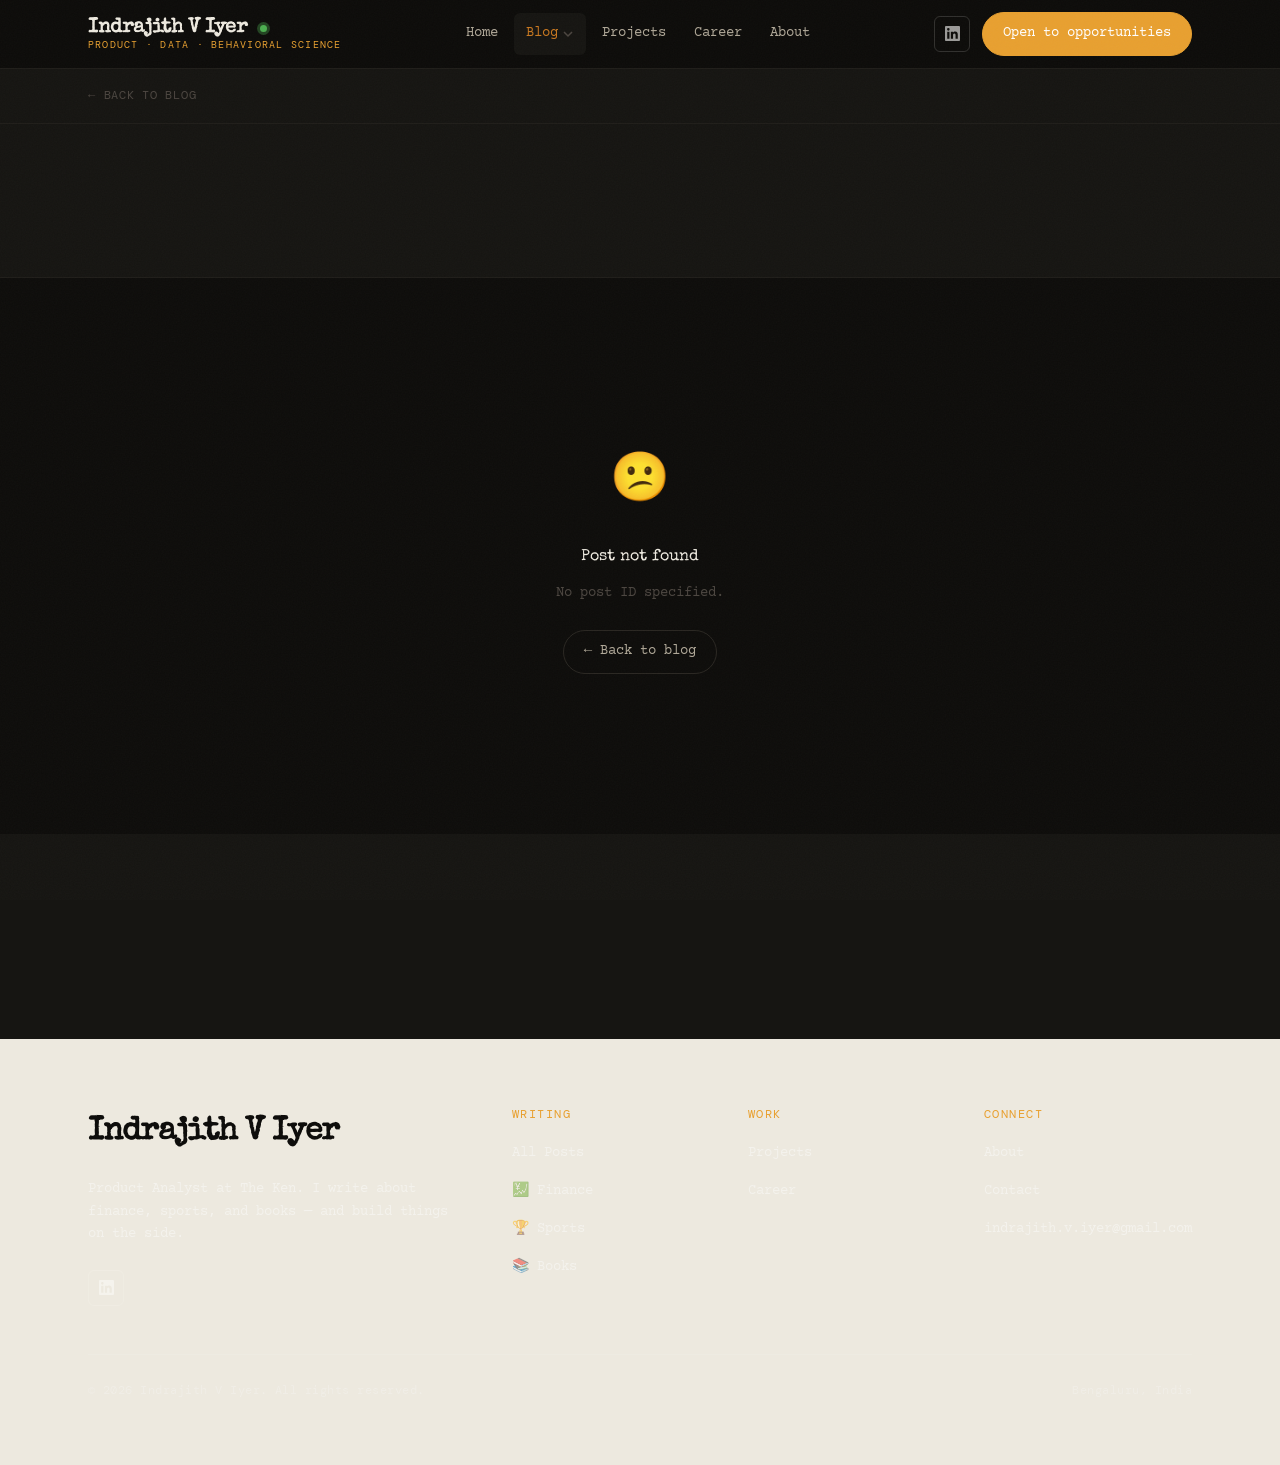
<file: pages/blog/post.html>
<!DOCTYPE html>
<html lang="en">
<head>
  <meta charset="UTF-8">
  <meta name="viewport" content="width=device-width, initial-scale=1.0">
  <title>Post — Indrajith V Iyer</title>
  <link rel="icon" href="data:image/svg+xml,<svg xmlns='http://www.w3.org/2000/svg' viewBox='0 0 100 100'><text y='.9em' font-size='90'>✍️</text></svg>">
  <link rel="stylesheet" href="../../css/tokens.css">
  <link rel="stylesheet" href="../../css/base.css">
  <link rel="stylesheet" href="../../css/nav.css">
  <link rel="stylesheet" href="../../css/components.css">
  <link rel="stylesheet" href="../../css/pages.css">
</head>
<body>
  <header class="site-header" id="site-header"></header>
  <nav class="mobile-nav" id="mobile-nav"></nav>

  <div style="background:var(--color-surface);border-bottom:1px solid var(--color-border-light);padding:var(--space-3) 0">
    <div class="container">
      <a href="index.html" style="font-family:var(--font-mono);font-size:var(--text-xs);color:var(--color-ink-muted);text-decoration:none;letter-spacing:0.06em;text-transform:uppercase;display:inline-flex;align-items:center;gap:var(--space-2)">&#8592; Back to blog</a>
    </div>
  </div>

  <div class="article-header" id="article-header"></div>
  <div id="article-hero"></div>
  <div class="article-body">
    <div class="container container--prose" id="article-body"></div>
  </div>
  <section class="section section--alt" id="related-posts"></section>
  <footer class="site-footer" id="site-footer"></footer>
  <script type="module" src="../../js/post.js"></script>
</body>
</html>
</file>
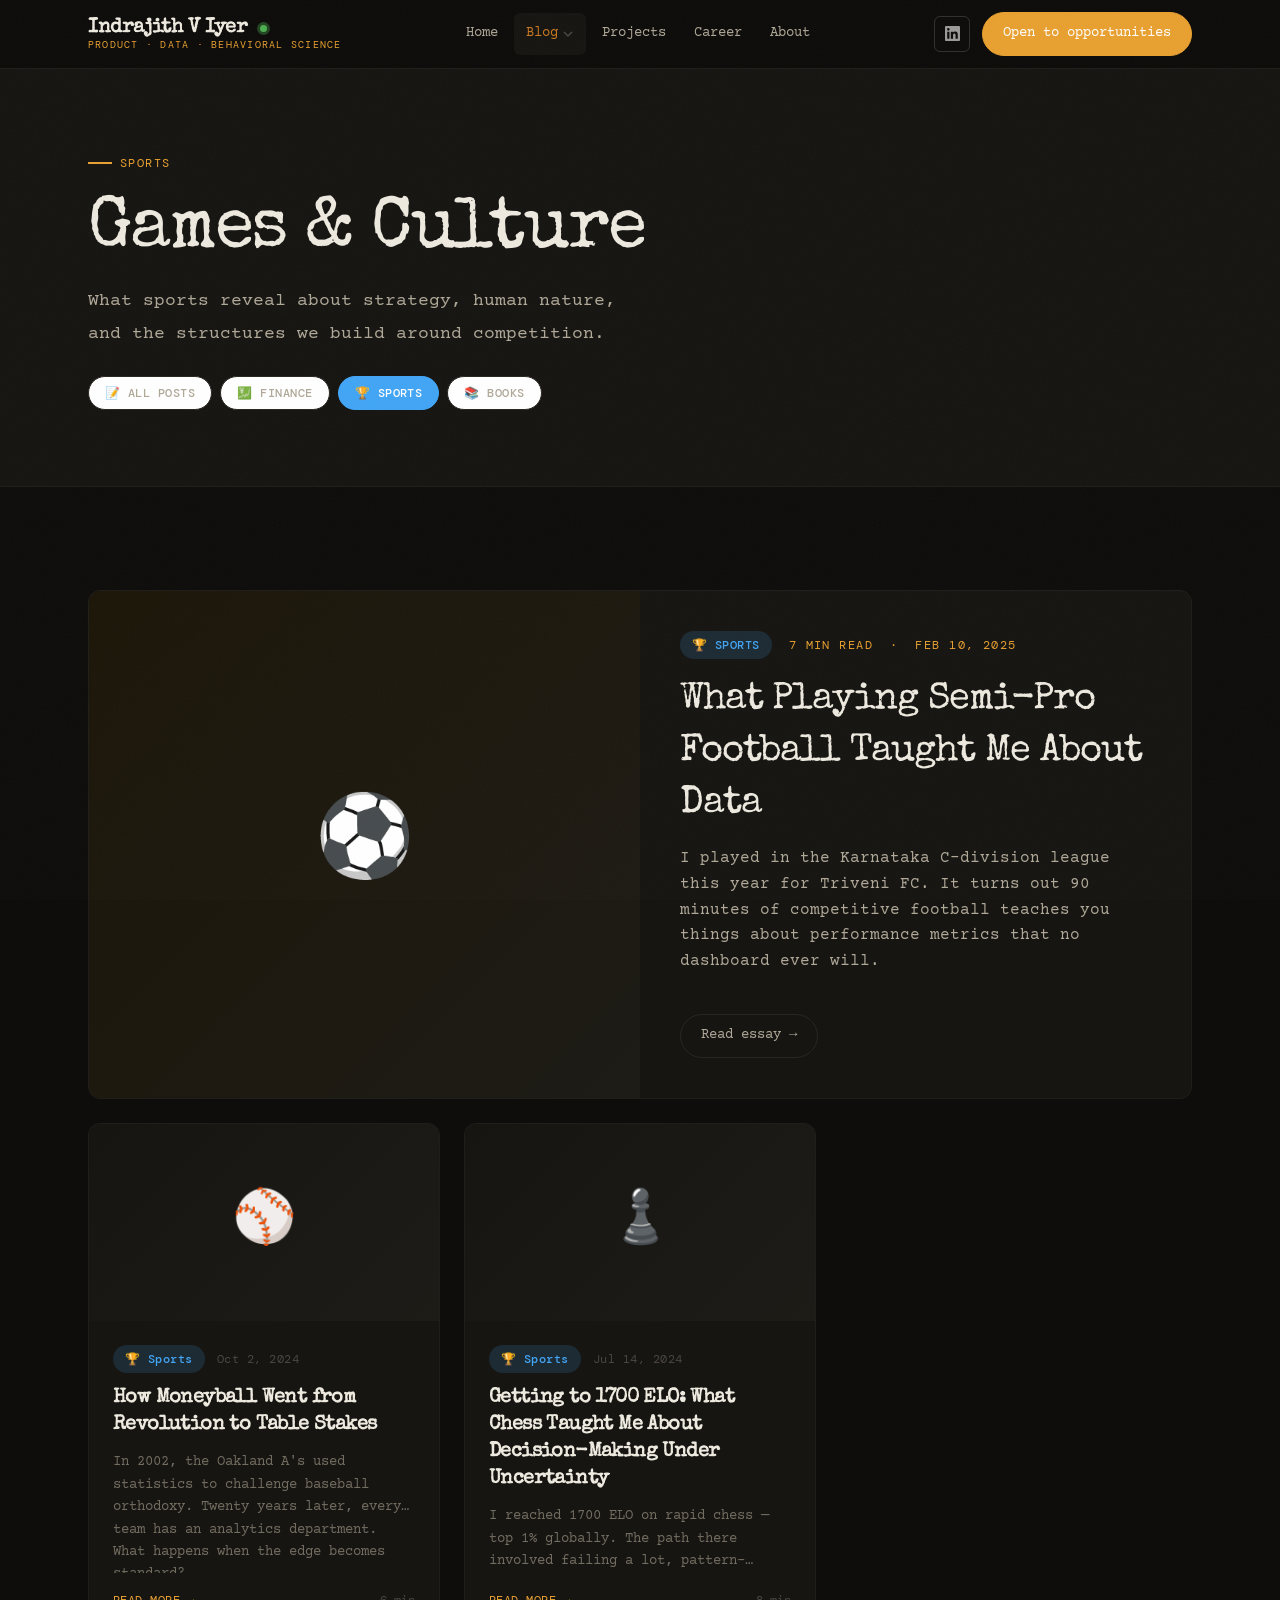
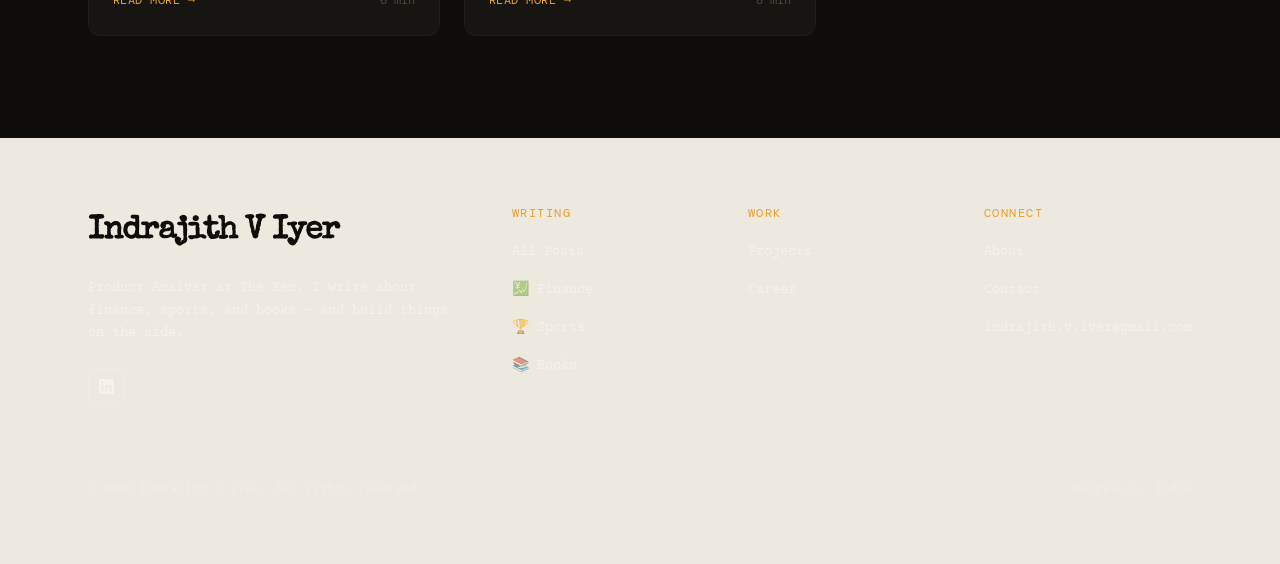
<file: pages/blog/sports.html>
<!DOCTYPE html>
<html lang="en">
<head>
  <meta charset="UTF-8">
  <meta name="viewport" content="width=device-width, initial-scale=1.0">
  <title>sports — Indrajith V Iyer</title>
  <link rel="icon" href="data:image/svg+xml,<svg xmlns='http://www.w3.org/2000/svg' viewBox='0 0 100 100'><text y='.9em' font-size='90'>✍️</text></svg>">
  <link rel="stylesheet" href="../../css/tokens.css">
  <link rel="stylesheet" href="../../css/base.css">
  <link rel="stylesheet" href="../../css/nav.css">
  <link rel="stylesheet" href="../../css/components.css">
  <link rel="stylesheet" href="../../css/pages.css">
</head>
<body data-category="sports">
  <header class="site-header" id="site-header"></header>
  <nav class="mobile-nav" id="mobile-nav"></nav>
  <div class="blog-header">
    <div class="container" id="blog-header-content"></div>
  </div>
  <section class="section">
    <div class="container">
      <div class="grid grid--3" id="posts-grid"></div>
    </div>
  </section>
  <footer class="site-footer" id="site-footer"></footer>
  <script type="module" src="../../js/blog.js"></script>
</body>
</html>
</file>
<file: css/tokens.css>
/* ============================================
   DESIGN TOKENS — Single source of truth
   Edit here to retheme the entire site
   ============================================ */

@import url('https://fonts.googleapis.com/css2?family=Special+Elite&family=Courier+Prime:ital,wght@0,400;0,700;1,400;1,700&family=DM+Mono:wght@400;500&display=swap');

:root {
  /* ── Colors ─────────────────────────────── */
  --color-bg:           #0E0D0B;
  --color-surface:      #161512;
  --color-surface-2:    #1E1C17;
  --color-border:       #2A2722;
  --color-border-light: #201E1A;

  --color-ink:          #EDE9DF;
  --color-ink-2:        #B0A898;
  --color-ink-3:        #736C60;
  --color-ink-muted:    #4C4640;

  --color-accent:       #E8A030;
  --color-accent-light: #F2B848;
  --color-accent-dark:  #C87820;
  --color-accent-bg:    #1C1608;
  --color-accent-bg-2:  #241C0A;

  --color-white:        #FFFFFF;
  --color-black:        #0A0908;

  /* Category colors — brighter for dark backgrounds */
  --color-finance:      #66BB6A;
  --color-sports:       #42A5F5;
  --color-books:        #CE93D8;

  /* ── Typography ──────────────────────────── */
  --font-display:  'Special Elite', 'Courier New', monospace;
  --font-body:     'Courier Prime', 'Courier New', monospace;
  --font-mono:     'DM Mono', 'Courier New', monospace;
  --font-ui:       'Courier Prime', 'Courier New', monospace;

  --text-xs:    0.75rem;
  --text-sm:    0.875rem;
  --text-base:  1rem;
  --text-md:    1.125rem;
  --text-lg:    1.25rem;
  --text-xl:    1.5rem;
  --text-2xl:   2rem;
  --text-3xl:   2.5rem;
  --text-4xl:   3.25rem;
  --text-5xl:   4.5rem;
  --text-6xl:   6rem;

  --leading-tight:  1.15;
  --leading-snug:   1.35;
  --leading-normal: 1.6;
  --leading-loose:  1.85;

  --tracking-tight: -0.03em;
  --tracking-normal: 0em;
  --tracking-wide:  0.06em;
  --tracking-wider: 0.12em;

  /* ── Spacing ─────────────────────────────── */
  --space-1:  0.25rem;
  --space-2:  0.5rem;
  --space-3:  0.75rem;
  --space-4:  1rem;
  --space-5:  1.25rem;
  --space-6:  1.5rem;
  --space-8:  2rem;
  --space-10: 2.5rem;
  --space-12: 3rem;
  --space-16: 4rem;
  --space-20: 5rem;
  --space-24: 6rem;
  --space-32: 8rem;

  /* ── Layout ──────────────────────────────── */
  --max-width:        1200px;
  --max-width-prose:  720px;
  --max-width-narrow: 480px;
  --gutter:           clamp(1.25rem, 5vw, 3rem);

  /* ── Radius ──────────────────────────────── */
  --radius-sm:   3px;
  --radius-md:   6px;
  --radius-lg:   12px;
  --radius-full: 9999px;

  /* ── Shadows ─────────────────────────────── */
  --shadow-sm:  0 1px 3px rgba(0,0,0,0.3);
  --shadow-md:  0 4px 16px rgba(0,0,0,0.4);
  --shadow-lg:  0 12px 40px rgba(0,0,0,0.5);
  --shadow-xl:  0 24px 64px rgba(0,0,0,0.6);

  /* ── Transitions ─────────────────────────── */
  --ease-out:   cubic-bezier(0.16, 1, 0.3, 1);
  --ease-in:    cubic-bezier(0.4, 0, 1, 1);
  --ease-inout: cubic-bezier(0.4, 0, 0.2, 1);
  --dur-fast:   150ms;
  --dur-base:   250ms;
  --dur-slow:   400ms;
  --dur-slower: 600ms;

  /* ── Z-index ─────────────────────────────── */
  --z-below:   -1;
  --z-base:     0;
  --z-raised:   10;
  --z-dropdown: 100;
  --z-sticky:   200;
  --z-overlay:  300;
  --z-modal:    400;
}
</file>
<file: css/base.css>
/* ============================================
   BASE — Reset, box model, base elements
   ============================================ */

*, *::before, *::after {
  box-sizing: border-box;
  margin: 0;
  padding: 0;
}

html {
  font-size: 16px;
  scroll-behavior: smooth;
  -webkit-text-size-adjust: 100%;
}

body {
  font-family: var(--font-body);
  font-size: var(--text-base);
  line-height: var(--leading-loose);
  color: var(--color-ink);
  background-color: var(--color-bg);
  -webkit-font-smoothing: antialiased;
  -moz-osx-font-smoothing: grayscale;
  overflow-x: hidden;
}

/* ── Typography ───────────────────────────── */
h1, h2, h3, h4, h5, h6 {
  font-family: var(--font-display);
  line-height: var(--leading-tight);
  letter-spacing: var(--tracking-tight);
  color: var(--color-ink);
  font-weight: 400; /* Special Elite has only one weight */
}

h1 { font-size: clamp(var(--text-3xl), 6vw, var(--text-5xl)); }
h2 { font-size: clamp(var(--text-2xl), 4vw, var(--text-3xl)); }
h3 { font-size: clamp(var(--text-xl),  3vw, var(--text-2xl)); }
h4 { font-size: var(--text-lg); }
h5 { font-size: var(--text-base); }

p {
  line-height: var(--leading-loose);
  color: var(--color-ink-2);
}

a {
  color: inherit;
  text-decoration: none;
}

img, video, svg {
  display: block;
  max-width: 100%;
}

ul, ol {
  list-style: none;
}

button {
  font-family: inherit;
  cursor: pointer;
  border: none;
  background: none;
}

input, textarea, select {
  font-family: inherit;
  font-size: inherit;
}

strong {
  font-weight: 700;
  color: var(--color-ink);
}

em {
  font-style: italic;
}

hr {
  border: none;
  border-top: 1px solid var(--color-border);
  margin: var(--space-8) 0;
}

/* ── Layout Utilities ─────────────────────── */
.container {
  width: 100%;
  max-width: var(--max-width);
  margin-inline: auto;
  padding-inline: var(--gutter);
}

.container--prose {
  max-width: var(--max-width-prose);
}

.container--narrow {
  max-width: var(--max-width-narrow);
}

/* ── Grid System ──────────────────────────── */
.grid {
  display: grid;
  gap: var(--space-6);
}

.grid--2 { grid-template-columns: repeat(2, 1fr); }
.grid--3 { grid-template-columns: repeat(3, 1fr); }
.grid--4 { grid-template-columns: repeat(4, 1fr); }

@media (max-width: 900px) {
  .grid--3, .grid--4 { grid-template-columns: repeat(2, 1fr); }
}

@media (max-width: 600px) {
  .grid--2, .grid--3, .grid--4 { grid-template-columns: 1fr; }
}

/* ── Flex Utilities ───────────────────────── */
.flex { display: flex; }
.flex-center { display: flex; align-items: center; justify-content: center; }
.flex-between { display: flex; align-items: center; justify-content: space-between; }
.flex-wrap { flex-wrap: wrap; }
.gap-2 { gap: var(--space-2); }
.gap-4 { gap: var(--space-4); }
.gap-6 { gap: var(--space-6); }

/* ── Display ──────────────────────────────── */
.sr-only {
  position: absolute;
  width: 1px;
  height: 1px;
  padding: 0;
  margin: -1px;
  overflow: hidden;
  clip: rect(0,0,0,0);
  white-space: nowrap;
  border-width: 0;
}

/* ── Scroll Reveal Animation ──────────────── */
.reveal {
  opacity: 0;
  transform: translateY(24px);
  transition: opacity var(--dur-slower) var(--ease-out),
              transform var(--dur-slower) var(--ease-out);
}

.reveal.visible {
  opacity: 1;
  transform: translateY(0);
}

.reveal--delay-1 { transition-delay: 100ms; }
.reveal--delay-2 { transition-delay: 200ms; }
.reveal--delay-3 { transition-delay: 300ms; }
.reveal--delay-4 { transition-delay: 400ms; }

/* ── Noise / grain texture ────────────────── */
body::after {
  content: '';
  position: fixed;
  inset: 0;
  background-image: url("data:image/svg+xml,%3Csvg xmlns='http://www.w3.org/2000/svg' width='300' height='300'%3E%3Cfilter id='n'%3E%3CfeTurbulence type='fractalNoise' baseFrequency='0.75' numOctaves='4' stitchTiles='stitch'/%3E%3C/filter%3E%3Crect width='300' height='300' filter='url(%23n)'/%3E%3C/svg%3E");
  opacity: 0.028;
  pointer-events: none;
  z-index: 9997;
}
</file>
<file: css/nav.css>
/* ============================================
   NAVIGATION — Header, nav, dropdown, mobile
   ============================================ */

.site-header {
  position: sticky;
  top: 0;
  z-index: var(--z-sticky);
  background: rgba(14, 13, 11, 0.94);
  backdrop-filter: blur(20px);
  -webkit-backdrop-filter: blur(20px);
  border-bottom: 1px solid var(--color-border-light);
  transition: box-shadow var(--dur-base) var(--ease-out);
}

.site-header.scrolled {
  box-shadow: var(--shadow-sm);
}

.site-header__inner {
  display: flex;
  align-items: center;
  justify-content: space-between;
  height: 68px;
  gap: var(--space-8);
}

/* ── Logo ─────────────────────────────────── */
.site-logo {
  display: flex;
  flex-direction: column;
  line-height: 1;
  flex-shrink: 0;
  text-decoration: none;
}

.site-logo__name {
  font-family: var(--font-display);
  font-size: var(--text-lg);
  font-weight: 900;
  letter-spacing: -0.02em;
  color: var(--color-ink);
  line-height: 1;
}

.site-logo__tagline {
  font-family: var(--font-mono);
  font-size: 0.65rem;
  letter-spacing: var(--tracking-wider);
  text-transform: uppercase;
  color: var(--color-accent);
  margin-top: 2px;
}

/* ── Nav ──────────────────────────────────── */
.site-nav {
  display: flex;
  align-items: center;
  gap: var(--space-1);
}

.nav-item {
  position: relative;
}

.nav-link {
  display: flex;
  align-items: center;
  gap: var(--space-1);
  padding: var(--space-2) var(--space-3);
  font-family: var(--font-body);
  font-size: var(--text-sm);
  font-weight: 500;
  color: var(--color-ink-2);
  border-radius: var(--radius-md);
  transition: color var(--dur-fast), background var(--dur-fast);
  white-space: nowrap;
}

.nav-link:hover,
.nav-link.active {
  color: var(--color-ink);
  background: var(--color-surface);
}

.nav-link.active {
  color: var(--color-accent-dark);
}

.nav-link__chevron {
  width: 12px;
  height: 12px;
  transition: transform var(--dur-fast) var(--ease-out);
  color: var(--color-ink-muted);
}

.nav-item:hover .nav-link__chevron,
.nav-item.open .nav-link__chevron {
  transform: rotate(180deg);
}

/* ── Dropdown ─────────────────────────────── */
.nav-dropdown {
  position: absolute;
  top: calc(100% + var(--space-2));
  left: 50%;
  transform: translateX(-50%) translateY(-8px);
  min-width: 200px;
  background: var(--color-surface);
  border: 1px solid var(--color-border);
  border-radius: var(--radius-lg);
  box-shadow: var(--shadow-lg);
  padding: var(--space-2);
  opacity: 0;
  pointer-events: none;
  transition: opacity var(--dur-base) var(--ease-out),
              transform var(--dur-base) var(--ease-out);
}

.nav-dropdown::before {
  content: '';
  position: absolute;
  top: -6px;
  left: 50%;
  transform: translateX(-50%);
  width: 12px;
  height: 6px;
  background: var(--color-surface);
  clip-path: polygon(50% 0%, 0% 100%, 100% 100%);
}

.nav-item:hover .nav-dropdown,
.nav-item.open .nav-dropdown {
  opacity: 1;
  pointer-events: auto;
  transform: translateX(-50%) translateY(0);
}

.nav-dropdown__item {
  display: flex;
  align-items: center;
  gap: var(--space-3);
  padding: var(--space-3) var(--space-4);
  border-radius: var(--radius-md);
  font-size: var(--text-sm);
  color: var(--color-ink-2);
  transition: background var(--dur-fast), color var(--dur-fast);
  text-decoration: none;
}

.nav-dropdown__item:hover {
  background: var(--color-surface-2);
  color: var(--color-ink);
}

.nav-dropdown__dot {
  width: 8px;
  height: 8px;
  border-radius: var(--radius-full);
  flex-shrink: 0;
}

.nav-dropdown__label {
  font-weight: 500;
}

.nav-dropdown__desc {
  display: block;
  font-size: var(--text-xs);
  color: var(--color-ink-muted);
  margin-top: 1px;
  font-style: italic;
}

/* ── Header CTA ───────────────────────────── */
.nav-cta {
  display: flex;
  align-items: center;
  gap: var(--space-3);
  flex-shrink: 0;
}

.btn {
  display: inline-flex;
  align-items: center;
  justify-content: center;
  gap: var(--space-2);
  padding: var(--space-2) var(--space-5);
  border-radius: var(--radius-full);
  font-family: var(--font-body);
  font-size: var(--text-sm);
  font-weight: 500;
  cursor: pointer;
  transition: all var(--dur-base) var(--ease-out);
  text-decoration: none;
  white-space: nowrap;
  border: 1.5px solid transparent;
}

.btn--primary {
  background: var(--color-accent);
  color: var(--color-white);
  border-color: var(--color-accent);
}

.btn--primary:hover {
  background: var(--color-accent-dark);
  border-color: var(--color-accent-dark);
  transform: translateY(-1px);
  box-shadow: 0 4px 16px rgba(232, 160, 48, 0.4);
}

.btn--secondary {
  background: transparent;
  color: var(--color-ink-2);
  border-color: var(--color-border);
}

.btn--secondary:hover {
  background: var(--color-surface);
  color: var(--color-ink);
  border-color: var(--color-border);
}

.btn--ghost {
  background: transparent;
  color: var(--color-ink-2);
  border-color: transparent;
}

.btn--ghost:hover {
  background: var(--color-surface);
  color: var(--color-ink);
}

.btn--lg {
  padding: var(--space-3) var(--space-8);
  font-size: var(--text-base);
}

/* ── Mobile hamburger ─────────────────────── */
.nav-toggle {
  display: none;
  flex-direction: column;
  gap: 5px;
  padding: var(--space-2);
  cursor: pointer;
  border-radius: var(--radius-md);
  transition: background var(--dur-fast);
}

.nav-toggle:hover {
  background: var(--color-surface);
}

.nav-toggle__bar {
  width: 22px;
  height: 2px;
  background: var(--color-ink);
  border-radius: 2px;
  transition: transform var(--dur-base) var(--ease-out), opacity var(--dur-base);
}

.nav-toggle.open .nav-toggle__bar:nth-child(1) {
  transform: translateY(7px) rotate(45deg);
}
.nav-toggle.open .nav-toggle__bar:nth-child(2) {
  opacity: 0;
}
.nav-toggle.open .nav-toggle__bar:nth-child(3) {
  transform: translateY(-7px) rotate(-45deg);
}

/* ── Mobile nav ───────────────────────────── */
.mobile-nav {
  display: none;
  position: fixed;
  inset: 0;
  z-index: calc(var(--z-sticky) - 1);
  background: var(--color-bg);
  padding: calc(68px + var(--space-6)) var(--gutter) var(--space-8);
  flex-direction: column;
  gap: var(--space-2);
  overflow-y: auto;
  transform: translateX(100%);
  transition: transform var(--dur-slow) var(--ease-out);
}

.mobile-nav.open {
  transform: translateX(0);
}

.mobile-nav__link {
  display: flex;
  align-items: center;
  justify-content: space-between;
  padding: var(--space-4) 0;
  border-bottom: 1px solid var(--color-border-light);
  font-family: var(--font-display);
  font-size: var(--text-xl);
  font-weight: 700;
  color: var(--color-ink);
  text-decoration: none;
}

.mobile-nav__sub {
  display: none;
  flex-direction: column;
  gap: var(--space-2);
  padding: var(--space-3) 0 var(--space-3) var(--space-6);
}

.mobile-nav__sub.open {
  display: flex;
}

.mobile-nav__sublink {
  font-size: var(--text-base);
  color: var(--color-ink-2);
  text-decoration: none;
  padding: var(--space-2) 0;
}

/* ── Responsive ───────────────────────────── */
@media (max-width: 768px) {
  .site-nav,
  .nav-cta {
    display: none;
  }

  .nav-toggle {
    display: flex;
  }

  .mobile-nav {
    display: flex;
  }
}

/* ── Availability dot ─────────────────────── */
.avail-dot {
  display: inline-block;
  width: 7px;
  height: 7px;
  background: #4CAF50;
  border-radius: 50%;
  margin-left: 7px;
  vertical-align: middle;
  position: relative;
  top: -1px;
  flex-shrink: 0;
}

.avail-dot::before {
  content: '';
  position: absolute;
  inset: -3px;
  border-radius: 50%;
  background: rgba(76, 175, 80, 0.35);
  animation: avail-pulse 2.2s ease-out infinite;
}

@keyframes avail-pulse {
  0%   { transform: scale(0.9); opacity: 1; }
  70%  { transform: scale(2.2); opacity: 0; }
  100% { transform: scale(2.2); opacity: 0; }
}

/* ── Custom cursor dot ────────────────────── */
.cursor-dot {
  position: fixed;
  top: 0;
  left: 0;
  width: 8px;
  height: 8px;
  background: var(--color-accent);
  border-radius: 50%;
  pointer-events: none;
  z-index: 9999;
  transform: translate(-100px, -100px);
  will-change: transform;
  opacity: 0.75;
}
</file>
<file: css/components.css>
/* ============================================
   COMPONENTS — Reusable UI components
   ============================================ */

/* ── Section Wrapper ──────────────────────── */
.section {
  padding-block: clamp(var(--space-16), 8vw, var(--space-32));
}

.section--sm {
  padding-block: clamp(var(--space-8), 4vw, var(--space-16));
}

.section--alt {
  background: var(--color-surface);
}

.section--dark {
  background: var(--color-ink);
  color: var(--color-bg);
}

.section--dark p { color: rgba(250,250,247,0.72); }
.section--dark h1,
.section--dark h2,
.section--dark h3 { color: var(--color-bg); }

/* ── Section Label ────────────────────────── */
.section-label {
  display: inline-flex;
  align-items: center;
  gap: var(--space-2);
  font-family: var(--font-mono);
  font-size: var(--text-xs);
  letter-spacing: var(--tracking-wider);
  text-transform: uppercase;
  color: var(--color-accent);
  margin-bottom: var(--space-4);
}

.section-label::before {
  content: '';
  display: block;
  width: 24px;
  height: 1.5px;
  background: var(--color-accent);
}

/* ── Section Header ───────────────────────── */
.section-header {
  margin-bottom: clamp(var(--space-8), 4vw, var(--space-16));
}

.section-header--split {
  display: flex;
  align-items: flex-end;
  justify-content: space-between;
  gap: var(--space-6);
}

@media (max-width: 600px) {
  .section-header--split {
    flex-direction: column;
    align-items: flex-start;
  }
}

/* ── Badge ────────────────────────────────── */
.badge {
  display: inline-flex;
  align-items: center;
  gap: var(--space-1);
  padding: 3px var(--space-3);
  border-radius: var(--radius-full);
  font-family: var(--font-mono);
  font-size: var(--text-xs);
  font-weight: 500;
  letter-spacing: 0.04em;
  white-space: nowrap;
}

.badge--finance {
  background: rgba(102, 187, 106, 0.15);
  color: var(--color-finance);
}

.badge--sports {
  background: rgba(66, 165, 245, 0.15);
  color: var(--color-sports);
}

.badge--books {
  background: rgba(206, 147, 216, 0.15);
  color: var(--color-books);
}

.badge--accent {
  background: var(--color-accent-bg-2);
  color: var(--color-accent-dark);
}

.badge--neutral {
  background: var(--color-surface-2);
  color: var(--color-ink-2);
}

/* ── Article Card ─────────────────────────── */
.card {
  display: flex;
  flex-direction: column;
  background: var(--color-surface);
  border: 1px solid var(--color-border-light);
  border-radius: var(--radius-lg);
  overflow: hidden;
  transition: transform var(--dur-base) var(--ease-out),
              box-shadow var(--dur-base) var(--ease-out),
              border-color var(--dur-base);
  text-decoration: none;
  color: inherit;
}

.card:hover {
  transform: translateY(-4px);
  box-shadow: var(--shadow-lg);
  border-color: var(--color-border);
}

.card__image {
  width: 100%;
  aspect-ratio: 16 / 9;
  object-fit: cover;
  background: var(--color-surface-2);
}

.card__image-placeholder {
  width: 100%;
  aspect-ratio: 16 / 9;
  background: linear-gradient(135deg, var(--color-surface) 0%, var(--color-surface-2) 100%);
  display: flex;
  align-items: center;
  justify-content: center;
  font-size: var(--text-4xl);
}

.card__body {
  padding: var(--space-6);
  display: flex;
  flex-direction: column;
  flex: 1;
}

.card__meta {
  display: flex;
  align-items: center;
  gap: var(--space-3);
  margin-bottom: var(--space-3);
  flex-wrap: wrap;
}

.card__date {
  font-family: var(--font-mono);
  font-size: var(--text-xs);
  color: var(--color-ink-muted);
  letter-spacing: 0.04em;
}

.card__read-time {
  font-family: var(--font-mono);
  font-size: var(--text-xs);
  color: var(--color-ink-muted);
}

.card__title {
  font-family: var(--font-display);
  font-size: var(--text-lg);
  font-weight: 700;
  line-height: var(--leading-snug);
  color: var(--color-ink);
  margin-bottom: var(--space-3);
  letter-spacing: var(--tracking-tight);
}

.card--featured .card__title {
  font-size: var(--text-2xl);
}

.card__excerpt {
  font-size: var(--text-sm);
  color: var(--color-ink-3);
  line-height: var(--leading-normal);
  flex: 1;
  display: -webkit-box;
  -webkit-line-clamp: 3;
  -webkit-box-orient: vertical;
  overflow: hidden;
}

.card__footer {
  margin-top: var(--space-4);
  display: flex;
  align-items: center;
  justify-content: space-between;
}

.card__read-link {
  font-family: var(--font-mono);
  font-size: var(--text-xs);
  letter-spacing: 0.04em;
  color: var(--color-accent);
  text-transform: uppercase;
  display: flex;
  align-items: center;
  gap: var(--space-1);
  transition: gap var(--dur-fast);
}

.card:hover .card__read-link {
  gap: var(--space-2);
}

/* ── Featured Article ─────────────────────── */
.featured-article {
  display: grid;
  grid-template-columns: 1fr 1fr;
  gap: 0;
  border-radius: var(--radius-lg);
  overflow: hidden;
  border: 1px solid var(--color-border-light);
  background: var(--color-surface);
  transition: border-color var(--dur-base), box-shadow var(--dur-base);
}

.featured-article:hover {
  border-color: var(--color-border);
  box-shadow: var(--shadow-lg);
}

.featured-article__image {
  aspect-ratio: 4/3;
  object-fit: cover;
  width: 100%;
  height: 100%;
}

.featured-article__image-placeholder {
  background: linear-gradient(135deg, var(--color-accent-bg) 0%, var(--color-surface-2) 100%);
  display: flex;
  align-items: center;
  justify-content: center;
  font-size: 5rem;
}

.featured-article__body {
  padding: var(--space-10);
  display: flex;
  flex-direction: column;
  justify-content: center;
  gap: var(--space-4);
}

.featured-article__eyebrow {
  font-family: var(--font-mono);
  font-size: var(--text-xs);
  text-transform: uppercase;
  letter-spacing: var(--tracking-wider);
  color: var(--color-accent);
}

.featured-article__title {
  font-family: var(--font-display);
  font-size: clamp(var(--text-xl), 3vw, var(--text-3xl));
  line-height: var(--leading-snug);
  letter-spacing: var(--tracking-tight);
}

.featured-article__excerpt {
  color: var(--color-ink-2);
  line-height: var(--leading-normal);
}

@media (max-width: 768px) {
  .featured-article {
    grid-template-columns: 1fr;
  }
}

/* ── Project Card ─────────────────────────── */
.project-card {
  background: var(--color-surface);
  border: 1px solid var(--color-border-light);
  border-radius: var(--radius-lg);
  padding: var(--space-8);
  transition: transform var(--dur-base) var(--ease-out),
              box-shadow var(--dur-base) var(--ease-out);
  text-decoration: none;
  color: inherit;
  display: flex;
  flex-direction: column;
  gap: var(--space-4);
}

.project-card:hover {
  transform: translateY(-4px);
  box-shadow: var(--shadow-lg);
}

.project-card__icon {
  font-size: 2.5rem;
  line-height: 1;
}

.project-card__header {
  display: flex;
  align-items: flex-start;
  justify-content: space-between;
  gap: var(--space-4);
}

.project-card__title {
  font-family: var(--font-display);
  font-size: var(--text-xl);
  font-weight: 700;
  letter-spacing: var(--tracking-tight);
}

.project-card__arrow {
  width: 20px;
  height: 20px;
  color: var(--color-ink-muted);
  transition: color var(--dur-fast), transform var(--dur-fast);
  flex-shrink: 0;
}

.project-card:hover .project-card__arrow {
  color: var(--color-accent);
  transform: translate(3px, -3px);
}

.project-card__desc {
  font-size: var(--text-sm);
  color: var(--color-ink-3);
  line-height: var(--leading-normal);
}

.project-card__tags {
  display: flex;
  flex-wrap: wrap;
  gap: var(--space-2);
  margin-top: auto;
}

/* ── Timeline / Career ────────────────────── */
.timeline {
  display: flex;
  flex-direction: column;
  gap: 0;
}

.timeline-item {
  display: grid;
  grid-template-columns: 120px 1px 1fr;
  gap: 0 var(--space-8);
  padding-bottom: var(--space-10);
  position: relative;
}

.timeline-item:last-child {
  padding-bottom: 0;
}

.timeline-item:last-child .timeline-item__line {
  display: none;
}

.timeline-item__date {
  text-align: right;
  font-family: var(--font-mono);
  font-size: var(--text-xs);
  color: var(--color-ink-muted);
  letter-spacing: 0.04em;
  padding-top: var(--space-1);
  padding-right: var(--space-4);
}

.timeline-item__spine {
  display: flex;
  flex-direction: column;
  align-items: center;
}

.timeline-item__dot {
  width: 10px;
  height: 10px;
  border-radius: var(--radius-full);
  background: var(--color-accent);
  border: 2px solid var(--color-bg);
  box-shadow: 0 0 0 2px var(--color-accent);
  flex-shrink: 0;
  margin-top: var(--space-1);
}

.timeline-item__line {
  flex: 1;
  width: 1px;
  background: var(--color-border);
  margin-top: var(--space-2);
}

.timeline-item__content {
  padding-left: var(--space-4);
}

.timeline-item__role {
  font-family: var(--font-display);
  font-size: var(--text-lg);
  font-weight: 700;
  letter-spacing: var(--tracking-tight);
  margin-bottom: var(--space-1);
}

.timeline-item__company {
  font-family: var(--font-mono);
  font-size: var(--text-xs);
  color: var(--color-accent);
  text-transform: uppercase;
  letter-spacing: 0.08em;
  margin-bottom: var(--space-3);
}

.timeline-item__desc {
  font-size: var(--text-sm);
  color: var(--color-ink-2);
  line-height: var(--leading-normal);
}

@media (max-width: 600px) {
  .timeline-item {
    grid-template-columns: 1px 1fr;
  }
  .timeline-item__date {
    display: none;
  }
}

/* ── Footer ───────────────────────────────── */
.site-footer {
  background: var(--color-ink);
  color: var(--color-bg);
  padding-block: var(--space-16);
}

.site-footer__grid {
  display: grid;
  grid-template-columns: 2fr 1fr 1fr 1fr;
  gap: var(--space-12);
}

.site-footer__logo {
  font-family: var(--font-display);
  font-size: var(--text-2xl);
  font-weight: 900;
  color: var(--color-bg);
  letter-spacing: var(--tracking-tight);
  margin-bottom: var(--space-4);
}

.site-footer__bio {
  color: rgba(250,250,247,0.55);
  font-size: var(--text-sm);
  line-height: var(--leading-normal);
  margin-bottom: var(--space-6);
}

.site-footer__socials {
  display: flex;
  gap: var(--space-3);
}

.social-link {
  width: 36px;
  height: 36px;
  border-radius: var(--radius-md);
  border: 1px solid rgba(250,250,247,0.15);
  display: flex;
  align-items: center;
  justify-content: center;
  color: rgba(250,250,247,0.6);
  font-size: 0.85rem;
  transition: border-color var(--dur-fast), color var(--dur-fast), background var(--dur-fast);
  text-decoration: none;
}

.social-link:hover {
  border-color: var(--color-accent);
  color: var(--color-accent);
  background: rgba(200,137,42,0.08);
}

.site-footer__col-title {
  font-family: var(--font-mono);
  font-size: var(--text-xs);
  text-transform: uppercase;
  letter-spacing: var(--tracking-wider);
  color: var(--color-accent);
  margin-bottom: var(--space-4);
}

.site-footer__links {
  display: flex;
  flex-direction: column;
  gap: var(--space-3);
}

.site-footer__link {
  font-size: var(--text-sm);
  color: rgba(250,250,247,0.55);
  text-decoration: none;
  transition: color var(--dur-fast);
}

.site-footer__link:hover {
  color: var(--color-bg);
}

.site-footer__bottom {
  margin-top: var(--space-12);
  padding-top: var(--space-6);
  border-top: 1px solid rgba(250,250,247,0.08);
  display: flex;
  align-items: center;
  justify-content: space-between;
  gap: var(--space-4);
  flex-wrap: wrap;
}

.site-footer__copy {
  font-family: var(--font-mono);
  font-size: var(--text-xs);
  color: rgba(250,250,247,0.3);
  letter-spacing: 0.04em;
}

@media (max-width: 900px) {
  .site-footer__grid {
    grid-template-columns: 1fr 1fr;
    gap: var(--space-8);
  }
}

@media (max-width: 600px) {
  .site-footer__grid {
    grid-template-columns: 1fr;
    gap: var(--space-6);
  }
}

/* ── Newsletter Block ─────────────────────── */
.newsletter-block {
  background: var(--color-accent-bg);
  border: 1px solid var(--color-accent-bg-2);
  border-radius: var(--radius-lg);
  padding: var(--space-10);
  text-align: center;
}

.newsletter-block__title {
  margin-bottom: var(--space-3);
}

.newsletter-block__desc {
  color: var(--color-ink-2);
  margin-bottom: var(--space-6);
}

.newsletter-form {
  display: flex;
  gap: var(--space-3);
  max-width: 440px;
  margin-inline: auto;
}

.newsletter-form input {
  flex: 1;
  padding: var(--space-3) var(--space-4);
  border: 1.5px solid var(--color-border);
  border-radius: var(--radius-full);
  font-size: var(--text-sm);
  background: var(--color-surface-2);
  color: var(--color-ink);
  outline: none;
  transition: border-color var(--dur-fast);
}

.newsletter-form input:focus {
  border-color: var(--color-accent);
}

@media (max-width: 480px) {
  .newsletter-form {
    flex-direction: column;
  }
}

/* ── Loading state ────────────────────────── */
.loading-spinner {
  width: 32px;
  height: 32px;
  border: 2px solid var(--color-border);
  border-top-color: var(--color-accent);
  border-radius: var(--radius-full);
  animation: spin 0.6s linear infinite;
  margin: var(--space-8) auto;
}

@keyframes spin {
  to { transform: rotate(360deg); }
}

/* ── Error state ──────────────────────────── */
.error-state {
  text-align: center;
  padding: var(--space-12);
  color: var(--color-ink-muted);
  font-size: var(--text-sm);
  font-style: italic;
}

/* ── Empty state ──────────────────────────── */
.empty-state {
  text-align: center;
  padding: var(--space-16) var(--space-8);
}

.empty-state__icon {
  font-size: 3rem;
  margin-bottom: var(--space-4);
}

.empty-state__title {
  font-family: var(--font-display);
  margin-bottom: var(--space-2);
}

.empty-state__desc {
  color: var(--color-ink-muted);
  font-size: var(--text-sm);
}

/* ── Prose (blog content) ─────────────────── */
.prose {
  font-size: var(--text-md);
  line-height: var(--leading-loose);
  color: var(--color-ink-2);
}

.prose h1, .prose h2, .prose h3, .prose h4 {
  margin-top: var(--space-10);
  margin-bottom: var(--space-4);
}

.prose p {
  margin-bottom: var(--space-6);
}

.prose a {
  color: var(--color-accent-dark);
  text-decoration: underline;
  text-decoration-color: rgba(200,137,42,0.3);
  transition: text-decoration-color var(--dur-fast);
}

.prose a:hover {
  text-decoration-color: var(--color-accent);
}

.prose ul, .prose ol {
  margin-bottom: var(--space-6);
  padding-left: var(--space-6);
}

.prose ul { list-style: disc; }
.prose ol { list-style: decimal; }

.prose li {
  margin-bottom: var(--space-2);
}

.prose blockquote {
  border-left: 3px solid var(--color-accent);
  padding: var(--space-4) var(--space-6);
  margin: var(--space-8) 0;
  background: var(--color-accent-bg);
  border-radius: 0 var(--radius-md) var(--radius-md) 0;
  font-style: italic;
  color: var(--color-ink);
}

.prose code {
  font-family: var(--font-mono);
  font-size: 0.875em;
  background: var(--color-surface-2);
  padding: 2px 6px;
  border-radius: var(--radius-sm);
}

.prose img {
  border-radius: var(--radius-lg);
  width: 100%;
  margin: var(--space-8) 0;
}

/* ── Card category hover accents ─────────── */
.card[data-cat="finance"]:hover { border-color: var(--color-finance); }
.card[data-cat="sports"]:hover  { border-color: var(--color-sports); }
.card[data-cat="books"]:hover   { border-color: var(--color-books); }

/* ── Form input dark fix ──────────────────── */
.form-input {
  background: var(--color-surface-2);
}
</file>
<file: css/pages.css>
/* ============================================
   PAGES — Page-specific layout styles
   ============================================ */

/* ── Hero ─────────────────────────────────── */
.hero {
  padding-block: clamp(var(--space-16), 10vw, var(--space-32));
  position: relative;
  overflow: hidden;
}

.hero::before {
  content: '';
  position: absolute;
  top: -20%;
  right: -10%;
  width: 60vw;
  height: 60vw;
  background: radial-gradient(circle, rgba(232,160,48,0.10) 0%, transparent 70%);
  pointer-events: none;
}

.hero__inner {
  display: grid;
  grid-template-columns: 1fr 1fr;
  align-items: center;
  gap: var(--space-16);
}

.hero__eyebrow {
  font-family: var(--font-mono);
  font-size: var(--text-xs);
  text-transform: uppercase;
  letter-spacing: var(--tracking-wider);
  color: var(--color-accent);
  margin-bottom: var(--space-4);
  display: flex;
  align-items: center;
  gap: var(--space-3);
}

.hero__eyebrow::before {
  content: '';
  display: block;
  width: 32px;
  height: 1.5px;
  background: var(--color-accent);
}

.hero__title {
  font-size: clamp(var(--text-3xl), 6vw, var(--text-6xl));
  line-height: 1.05;
  letter-spacing: -0.04em;
  margin-bottom: var(--space-6);
}

.hero__title em {
  font-style: italic;
  color: var(--color-accent);
}

.hero__subtitle {
  font-size: var(--text-md);
  color: var(--color-ink-2);
  line-height: var(--leading-normal);
  max-width: 480px;
  margin-bottom: var(--space-8);
}

.hero__actions {
  display: flex;
  align-items: center;
  gap: var(--space-4);
  flex-wrap: wrap;
}

.hero__visual {
  position: relative;
  display: flex;
  align-items: center;
  justify-content: center;
}

.hero__avatar-wrap {
  position: relative;
}

.hero__avatar {
  width: clamp(240px, 30vw, 400px);
  height: clamp(240px, 30vw, 400px);
  border-radius: 40% 60% 50% 50% / 50% 50% 60% 40%;
  object-fit: cover;
  background: linear-gradient(135deg, var(--color-accent-bg) 0%, var(--color-surface-2) 100%);
  display: flex;
  align-items: center;
  justify-content: center;
  font-size: 6rem;
  border: 4px solid var(--color-white);
  box-shadow: var(--shadow-xl);
}

.hero__stats {
  display: flex;
  flex-direction: column;
  gap: var(--space-4);
  position: absolute;
  right: -var(--space-8);
}

.hero__stat-card {
  background: var(--color-white);
  border: 1px solid var(--color-border-light);
  border-radius: var(--radius-lg);
  padding: var(--space-4) var(--space-5);
  box-shadow: var(--shadow-md);
  text-align: center;
  min-width: 110px;
}

.hero__stat-card:first-child {
  transform: translateX(40px);
}

.hero__stat-num {
  font-family: var(--font-display);
  font-size: var(--text-2xl);
  font-weight: 900;
  color: var(--color-ink);
  line-height: 1;
}

.hero__stat-label {
  font-family: var(--font-mono);
  font-size: 0.625rem;
  text-transform: uppercase;
  letter-spacing: var(--tracking-wider);
  color: var(--color-ink-muted);
  margin-top: 4px;
}

.hero__scroll-hint {
  display: flex;
  align-items: center;
  gap: var(--space-2);
  font-family: var(--font-mono);
  font-size: var(--text-xs);
  color: var(--color-ink-muted);
  margin-top: var(--space-10);
  letter-spacing: 0.06em;
}

.hero__scroll-line {
  width: 40px;
  height: 1px;
  background: var(--color-border);
}

@media (max-width: 900px) {
  .hero__inner {
    grid-template-columns: 1fr;
    text-align: center;
  }

  .hero__visual {
    order: -1;
  }

  .hero__eyebrow {
    justify-content: center;
  }

  .hero__subtitle {
    margin-inline: auto;
  }

  .hero__actions {
    justify-content: center;
  }

  .hero__scroll-hint {
    justify-content: center;
  }
}

/* ── Marquee / ticker ─────────────────────── */
.topics-ticker {
  border-block: 1px solid var(--color-border);
  background: var(--color-surface);
  overflow: hidden;
  padding-block: var(--space-3);
  position: relative;
}

.topics-ticker::before,
.topics-ticker::after {
  content: '';
  position: absolute;
  top: 0;
  width: 80px;
  height: 100%;
  z-index: 2;
  pointer-events: none;
}

.topics-ticker::before {
  left: 0;
  background: linear-gradient(to right, var(--color-surface), transparent);
}

.topics-ticker::after {
  right: 0;
  background: linear-gradient(to left, var(--color-surface), transparent);
}

.topics-ticker__track {
  display: flex;
  gap: var(--space-6);
  animation: marquee 30s linear infinite;
  width: max-content;
}

.topics-ticker__item {
  display: flex;
  align-items: center;
  gap: var(--space-2);
  font-family: var(--font-mono);
  font-size: var(--text-xs);
  text-transform: uppercase;
  letter-spacing: var(--tracking-wider);
  color: var(--color-ink-muted);
  white-space: nowrap;
  text-decoration: none;
}

.topics-ticker__item:hover {
  color: var(--color-accent);
}

.topics-ticker__sep {
  color: var(--color-border);
}

@keyframes marquee {
  from { transform: translateX(0); }
  to   { transform: translateX(-50%); }
}

/* ── Blog listing ─────────────────────────── */
.blog-header {
  padding-block: clamp(var(--space-12), 6vw, var(--space-20));
  border-bottom: 1px solid var(--color-border-light);
  background: var(--color-surface);
}

.blog-header__category-nav {
  display: flex;
  align-items: center;
  gap: var(--space-2);
  margin-top: var(--space-6);
  flex-wrap: wrap;
}

.category-pill {
  display: inline-flex;
  align-items: center;
  gap: var(--space-2);
  padding: var(--space-2) var(--space-4);
  border-radius: var(--radius-full);
  font-family: var(--font-mono);
  font-size: var(--text-xs);
  font-weight: 500;
  letter-spacing: 0.04em;
  text-transform: uppercase;
  border: 1.5px solid var(--color-border);
  color: var(--color-ink-2);
  background: var(--color-white);
  cursor: pointer;
  transition: all var(--dur-fast);
  text-decoration: none;
}

.category-pill:hover {
  border-color: var(--color-accent);
  color: var(--color-accent);
}

.category-pill.active {
  background: var(--color-accent);
  border-color: var(--color-accent);
  color: var(--color-white);
}

.category-pill--finance.active { background: var(--color-finance); border-color: var(--color-finance); }
.category-pill--sports.active  { background: var(--color-sports);  border-color: var(--color-sports); }
.category-pill--books.active   { background: var(--color-books);   border-color: var(--color-books); }

/* ── Blog article ─────────────────────────── */
.article-header {
  padding-block: clamp(var(--space-12), 6vw, var(--space-20));
  border-bottom: 1px solid var(--color-border-light);
  background: var(--color-surface);
}

.article-header__meta {
  display: flex;
  align-items: center;
  gap: var(--space-4);
  margin-bottom: var(--space-6);
  flex-wrap: wrap;
}

.article-header__title {
  font-size: clamp(var(--text-2xl), 5vw, var(--text-5xl));
  line-height: 1.1;
  letter-spacing: -0.03em;
  margin-bottom: var(--space-6);
}

.article-header__excerpt {
  font-size: var(--text-lg);
  color: var(--color-ink-2);
  line-height: var(--leading-normal);
  font-style: italic;
}

.article-body {
  padding-block: var(--space-16);
}

/* ── About page ───────────────────────────── */
.about-intro {
  display: grid;
  grid-template-columns: 1fr 1fr;
  gap: var(--space-16);
  align-items: start;
}

@media (max-width: 768px) {
  .about-intro {
    grid-template-columns: 1fr;
  }
}

/* ── Contact page ─────────────────────────── */
.contact-grid {
  display: grid;
  grid-template-columns: 1fr 1fr;
  gap: var(--space-16);
}

.contact-form {
  display: flex;
  flex-direction: column;
  gap: var(--space-5);
}

.form-field {
  display: flex;
  flex-direction: column;
  gap: var(--space-2);
}

.form-label {
  font-family: var(--font-mono);
  font-size: var(--text-xs);
  text-transform: uppercase;
  letter-spacing: 0.08em;
  color: var(--color-ink-2);
}

.form-input {
  padding: var(--space-3) var(--space-4);
  border: 1.5px solid var(--color-border);
  border-radius: var(--radius-md);
  font-size: var(--text-base);
  background: var(--color-white);
  color: var(--color-ink);
  outline: none;
  transition: border-color var(--dur-fast), box-shadow var(--dur-fast);
}

.form-input:focus {
  border-color: var(--color-accent);
  box-shadow: 0 0 0 3px rgba(200,137,42,0.12);
}

textarea.form-input {
  min-height: 140px;
  resize: vertical;
}

@media (max-width: 768px) {
  .contact-grid {
    grid-template-columns: 1fr;
  }
}

/* ── Hero Photo Blob ──────────────────────── */
.hero__photo-blob {
  position: relative;
  width: clamp(280px, 34vw, 440px);
  height: clamp(280px, 34vw, 440px);
  flex-shrink: 0;
}

.hero__photo {
  width: 100%;
  height: 100%;
  object-fit: cover;
  object-position: top center;
  border-radius: 42% 58% 55% 45% / 48% 52% 48% 52%;
  border: 5px solid var(--color-white);
  box-shadow: var(--shadow-xl);
  display: block;
  animation: morphBlob 8s ease-in-out infinite;
}

@keyframes morphBlob {
  0%,100% { border-radius: 42% 58% 55% 45% / 48% 52% 48% 52%; }
  33%      { border-radius: 55% 45% 42% 58% / 52% 48% 52% 48%; }
  66%      { border-radius: 48% 52% 58% 42% / 42% 58% 45% 55%; }
}

.hero__floats {
  position: absolute;
  inset: 0;
  pointer-events: none;
}

.hero__float {
  position: absolute;
  background: var(--color-surface);
  border: 1px solid var(--color-border);
  border-radius: var(--radius-lg);
  padding: var(--space-3) var(--space-4);
  box-shadow: var(--shadow-lg);
  text-align: center;
  min-width: 100px;
}

.hero__float--tl {
  top: 8%;
  left: -12%;
  animation: floatA 5s ease-in-out infinite;
}

.hero__float--br {
  bottom: 10%;
  right: -10%;
  animation: floatB 5s ease-in-out infinite 0.8s;
}

.float-num {
  font-family: var(--font-display);
  font-size: var(--text-2xl);
  font-weight: 900;
  color: var(--color-ink);
  line-height: 1;
}

.float-lbl {
  font-family: var(--font-mono);
  font-size: 0.62rem;
  text-transform: uppercase;
  letter-spacing: 0.06em;
  color: var(--color-ink-muted);
  margin-top: 4px;
  line-height: 1.4;
}

@keyframes floatA {
  0%,100% { transform: translateY(0px) rotate(-1deg); }
  50%      { transform: translateY(-8px) rotate(1deg); }
}
@keyframes floatB {
  0%,100% { transform: translateY(0px) rotate(1deg); }
  50%      { transform: translateY(-8px) rotate(-1deg); }
}

/* ── Skill chips ──────────────────────────── */
.hero__skills {
  display: flex;
  flex-wrap: wrap;
  gap: var(--space-2);
  margin-top: var(--space-6);
}

.skill-chip {
  display: inline-flex;
  align-items: center;
  padding: 4px var(--space-3);
  background: var(--color-surface-2);
  border: 1px solid var(--color-border);
  border-radius: var(--radius-full);
  font-family: var(--font-mono);
  font-size: 0.7rem;
  letter-spacing: 0.04em;
  color: var(--color-ink-2);
}

@media (max-width: 900px) {
  .hero__float--tl { left: -4%; }
  .hero__float--br { right: -4%; }
}

@media (max-width: 600px) {
  .hero__floats { display: none; }
  .hero__photo-blob {
    width: clamp(220px, 70vw, 300px);
    height: clamp(220px, 70vw, 300px);
  }
}

/* ── Hero responsive stat cards ──────────── */
@media (max-width: 900px) {
  .hero__inner {
    grid-template-columns: 1fr;
    text-align: center;
    gap: var(--space-10);
  }
  .hero__visual { order: -1; justify-content: center; }
  .hero__eyebrow,
  .hero__actions,
  .hero__scroll-hint { justify-content: center; }
  .hero__subtitle { margin-inline: auto; }
  /* Hide float stat cards on mobile — they overflow */
  .hero__visual [style*="position:absolute"] { display: none !important; }
}

/* ── Featured article mobile ─────────────── */
@media (max-width: 680px) {
  .featured-article[style*="grid-template-columns"] {
    grid-template-columns: 1fr !important;
  }
}

/* ── Timeline mobile ─────────────────────── */
@media (max-width: 600px) {
  .timeline-item {
    grid-template-columns: 1px 1fr;
  }
  .timeline-item__date { display: none; }
}

/* ── Photo hover tooltip ──────────────────── */
.hero__photo-blob {
  cursor: default;
}

.hero__photo-blob::after {
  content: attr(data-tip);
  position: absolute;
  bottom: -44px;
  left: 50%;
  transform: translateX(-50%);
  background: var(--color-surface-2);
  border: 1px solid var(--color-border);
  color: var(--color-ink-3);
  font-family: var(--font-mono);
  font-size: 0.68rem;
  letter-spacing: 0.04em;
  padding: 6px 14px;
  border-radius: var(--radius-full);
  white-space: nowrap;
  opacity: 0;
  pointer-events: none;
  transition: opacity var(--dur-base) var(--ease-out);
  z-index: 20;
}

.hero__photo-blob:hover::after {
  opacity: 1;
}

/* ── At-a-glance strip ────────────────────── */
.hero__glance {
  display: flex;
  align-items: center;
  flex-wrap: wrap;
  gap: var(--space-2) var(--space-4);
  margin-top: var(--space-5);
  font-family: var(--font-mono);
  font-size: var(--text-xs);
  color: var(--color-ink-muted);
  letter-spacing: 0.04em;
}

.glance-item {
  display: inline-flex;
  align-items: center;
  gap: 5px;
}

.glance-sep {
  color: var(--color-border);
}

/* ── Skill chip categories ────────────────── */
.skill-chip--data {
  border-left: 2px solid var(--color-sports);
  padding-left: var(--space-3);
}

.skill-chip--science {
  border-left: 2px solid var(--color-books);
  padding-left: var(--space-3);
}

.skill-chip--writing {
  border-left: 2px solid var(--color-finance);
  padding-left: var(--space-3);
}

/* ── Currently Block ──────────────────────── */
.currently-block {
  padding-block: var(--space-2);
}

.currently-grid {
  display: flex;
  gap: var(--space-8);
  flex-wrap: wrap;
  margin-top: var(--space-5);
}

.currently-item {
  display: flex;
  align-items: center;
  gap: var(--space-3);
  flex: 1;
  min-width: 190px;
}

.currently-item__emoji {
  font-size: 1.2rem;
  flex-shrink: 0;
  width: 2.4rem;
  height: 2.4rem;
  display: flex;
  align-items: center;
  justify-content: center;
  background: var(--color-surface-2);
  border-radius: var(--radius-md);
  border: 1px solid var(--color-border);
}

.currently-item__label {
  font-family: var(--font-mono);
  font-size: 0.65rem;
  text-transform: uppercase;
  letter-spacing: var(--tracking-wider);
  color: var(--color-accent);
  margin-bottom: 3px;
}

.currently-item__text {
  font-size: var(--text-sm);
  color: var(--color-ink-2);
  line-height: var(--leading-snug);
}

/* ── Reading progress bar ─────────────────── */
.reading-progress {
  position: fixed;
  top: 0;
  left: 0;
  height: 3px;
  width: 0;
  background: linear-gradient(to right, var(--color-accent), var(--color-accent-light));
  box-shadow: 0 0 12px rgba(232, 160, 48, 0.6);
  z-index: calc(var(--z-sticky) + 1);
  pointer-events: none;
  transition: width 0.08s linear;
}

@media (max-width: 600px) {
  .currently-grid {
    flex-direction: column;
    gap: var(--space-4);
  }
}
</file>
